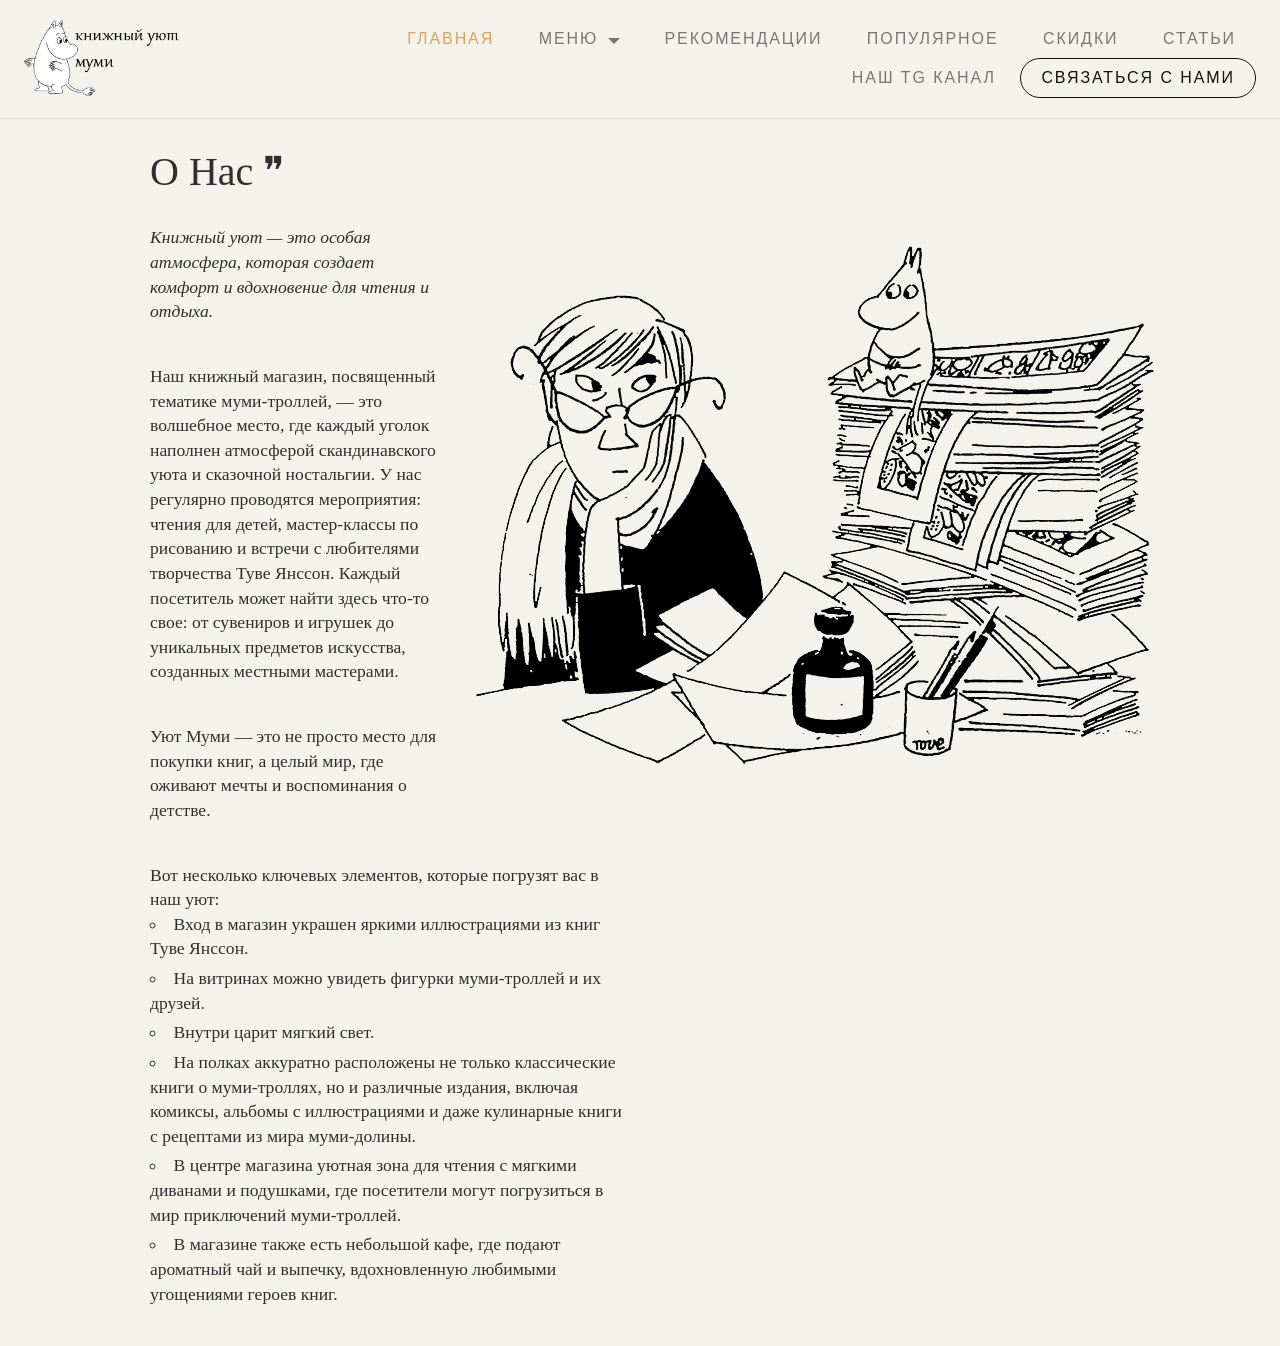
<file: about.html>
<!DOCTYPE html>
<html lang="en">

<head>
	<title>with us</title>
	<meta charset="utf-8">
	<link rel="shortcut icon" href="p.png">
	<meta http-equiv="X-UA-Compatible" content="IE=edge">
	<meta name="viewport" content="width=device-width, initial-scale=1.0">
	<meta name="format-detection" content="telephone=no">
	<meta name="apple-mobile-web-app-capable" content="yes">
	<meta name="author" content="">
	<meta name="keywords" content="">
	<meta name="description" content="">

	<link href="https://cdn.jsdelivr.net/npm/bootstrap@5.3.1/dist/css/bootstrap.min.css" rel="stylesheet"
		integrity="sha384-4bw+/aepP/YC94hEpVNVgiZdgIC5+VKNBQNGCHeKRQN+PtmoHDEXuppvnDJzQIu9" crossorigin="anonymous">

	<link rel="stylesheet" type="text/css" href="normalize.css">
	<link rel="stylesheet" type="text/css" href="icomoon.css">
	<link rel="stylesheet" type="text/css" href="vendor.css">
	<link rel="stylesheet" type="text/css" href="style.css">
<style>
   h1, h4 {
    margin-left: 150px;
    margin-right: 650px;
   }
   .img1 {
float: right;
margin-right: 100px;
   }
</style>
</head>
<body>
    <header id="header">
        <div class="container-fluid">
            <div class="row">
                <div class="col-md-2">
                    <div class="main-logo">
                        <a href="index.html"><img src="аыиша 2.png" alt="logo"></a>
                    </div>
                </div>
                <div class="col-md-10">
                    <nav id="navbar">
                        <div class="main-menu stellarnav">
                            <ul class="menu-list">
                                <li class="menu-item active"><a href="index.html">Главная</a></li>
                                <li class="menu-item has-sub">
                                    <a href="#pages" class="nav-link">Меню</a>
    
                                    <ul>
                                        <li class="active"><a href="index.html">Главная</a></li>
											<li><a href="about.html">О нас</a></li>
											<li><a href="styles.html">Идея</a></li>
											<li><a href="inspiration.html">Вдохновение</a></li>
											<li><a href="cart.html">Каталог</a></li>
											<li><a href="random.html">Случайная книга</a></li>
											<li><a href="emotion.html">Выбор души</a></li>
											<li><a href="vid.html">Видеообзоры</a></li>
											<li><a href="https://citaty.info/book">Цитаты на день</a></li>
											<li><a href="podcast.html">Подкаст</a></li>
											<li><a href="dost.html">Доставка</a></li>
											<li><a href="great.html">Поблагодарить</a></li>
											<li><a href="contact.html">F.A.Q.</a></li>
                                    </ul>
    
                                </li>
                                <li class="menu-item"><a href="index.html" class="nav-link">Рекомендации</a></li>
                                <li class="menu-item"><a href="index.html" class="nav-link">Популярное</a></li>
                                <li class="menu-item"><a href="index.html" class="nav-link">Скидки</a></li>
                                <li class="menu-item"><a href="https://gorky.media/reviews/" class="nav-link">Статьи</a></li>
                                <li class="menu-item"><a href="https://t.me/moomiecomfort" class="nav-link">Наш TG канал</a></li>
                                <li class="menu-item"><a href="https://t.me/+r1jisu3y2OUwMjQy" class="nav-link btn btn-outline-dark rounded-pill m-0" target="_blank">Связаться с нами</a></li>
                            </ul>
    
                            <div class="hamburger">
                                <span class="bar"></span>
                                <span class="bar"></span>
                                <span class="bar"></span>
                            </div>
                        </div>
                    </nav>
                </div>
            </div>
        </div>
    </header>
   <h1 class="banner-title">О нас ❞</h1> <img src="qq.png" class="img1"> 
<h4><p><i>Книжный уют — это особая атмосфера, которая создает комфорт и вдохновение для чтения и отдыха. </i>
    <p>Наш книжный магазин, посвященный тематике муми-троллей, — это волшебное место, где каждый 
        уголок наполнен атмосферой скандинавского уюта и сказочной ностальгии. У нас регулярно проводятся мероприятия: чтения для детей, мастер-классы
        по рисованию и встречи с любителями творчества Туве Янссон. 
        Каждый посетитель может найти здесь что-то свое: 
         от сувениров и игрушек до уникальных предметов искусства, 
         созданных местными мастерами. </p>
         <p>Уют Муми  — это не просто место 
         для покупки книг, а целый мир, где оживают мечты и воспоминания о детстве.</p>
       Вот несколько ключевых элементов, которые погрузят вас в наш уют:
        <ul>
            <li>Вход в магазин украшен яркими иллюстрациями из книг Туве Янссон.</li>
            <li>На витринах можно увидеть фигурки муми-троллей и их друзей.</li>
            <li>Внутри царит мягкий свет.</li>
            <li>На полках аккуратно расположены 
                не только классические книги о муми-троллях, но и различные 
                издания, включая комиксы, альбомы с иллюстрациями и даже кулинарные книги с 
                рецептами из мира муми-долины.</li>
            <li>В центре магазина уютная зона для чтения с 
    мягкими диванами и подушками, где посетители могут погрузиться в мир 
    приключений муми-троллей.
            </li>
            <li>В магазине также есть небольшой кафе, где подают ароматный чай и 
   выпечку, вдохновленную любимыми угощениями героев книг.</li>
        </ul>
    <p></p>
   </h4>
   
</body>
</file>
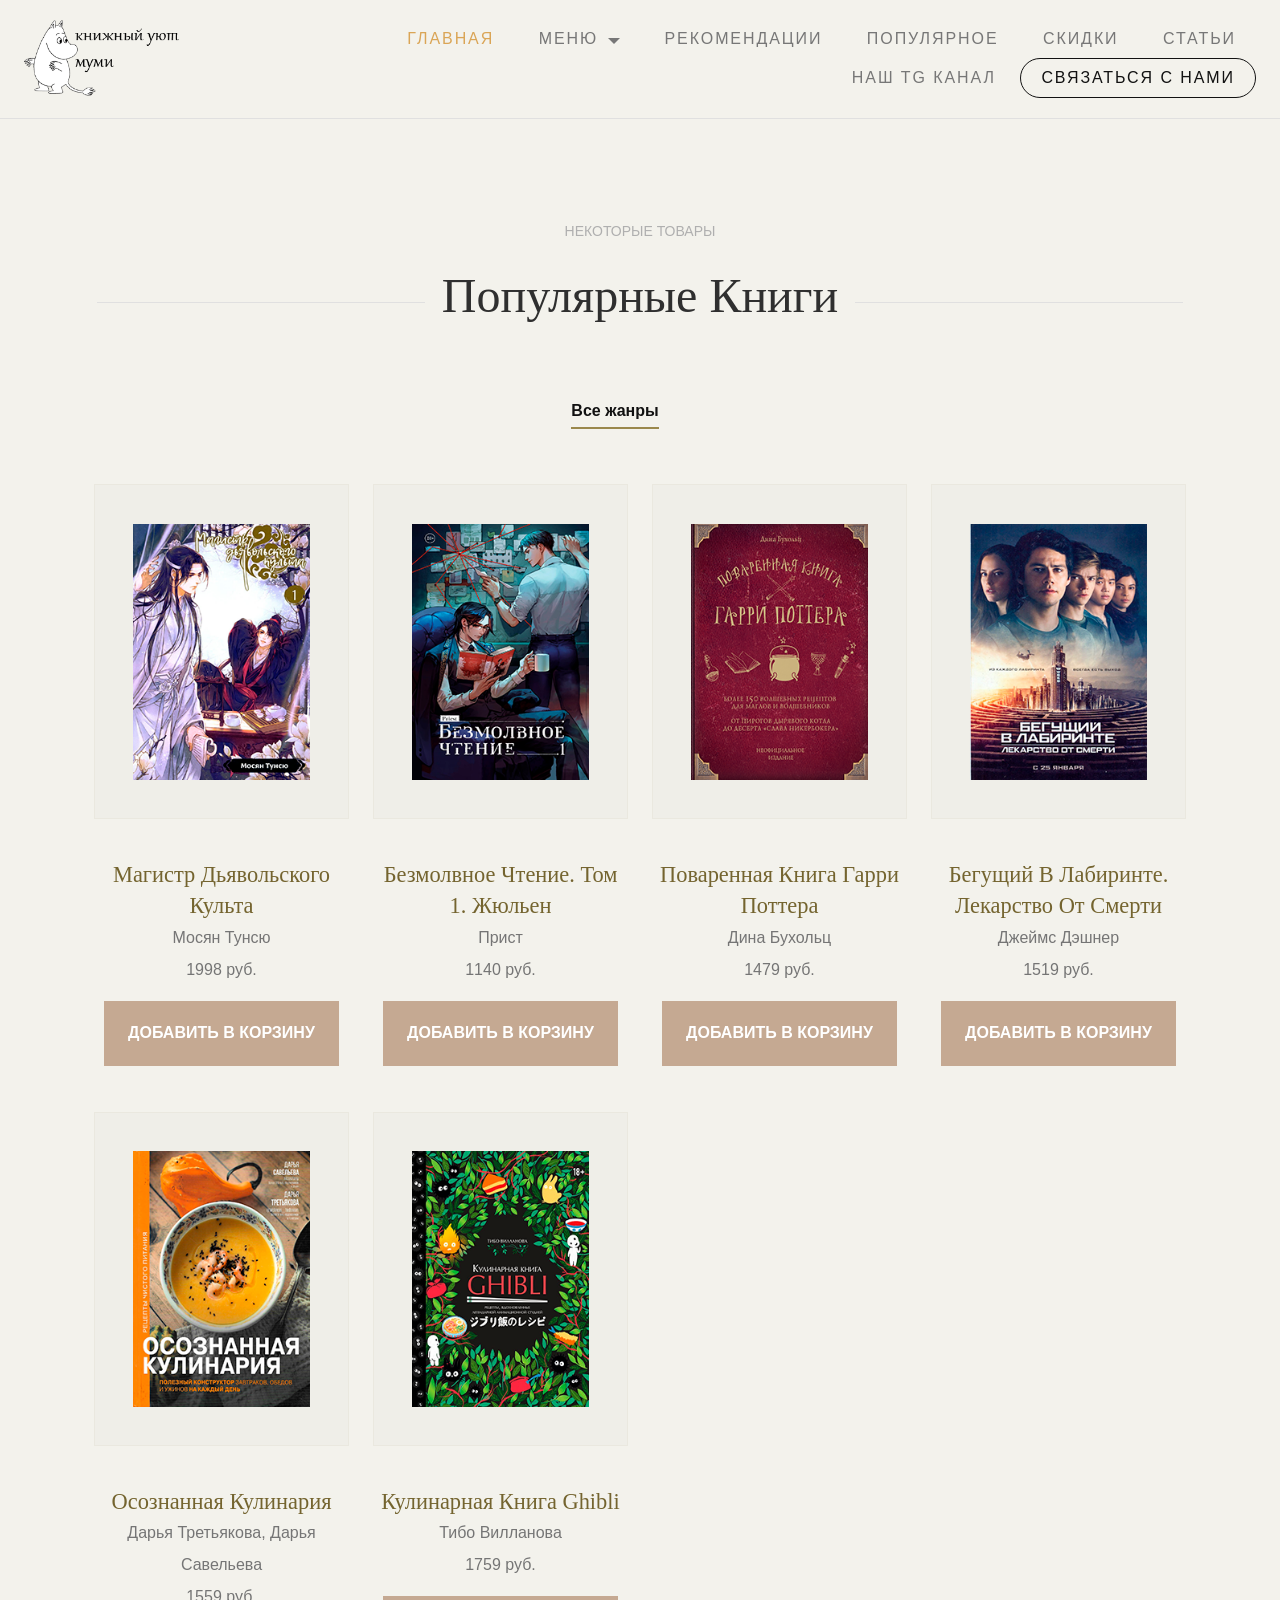
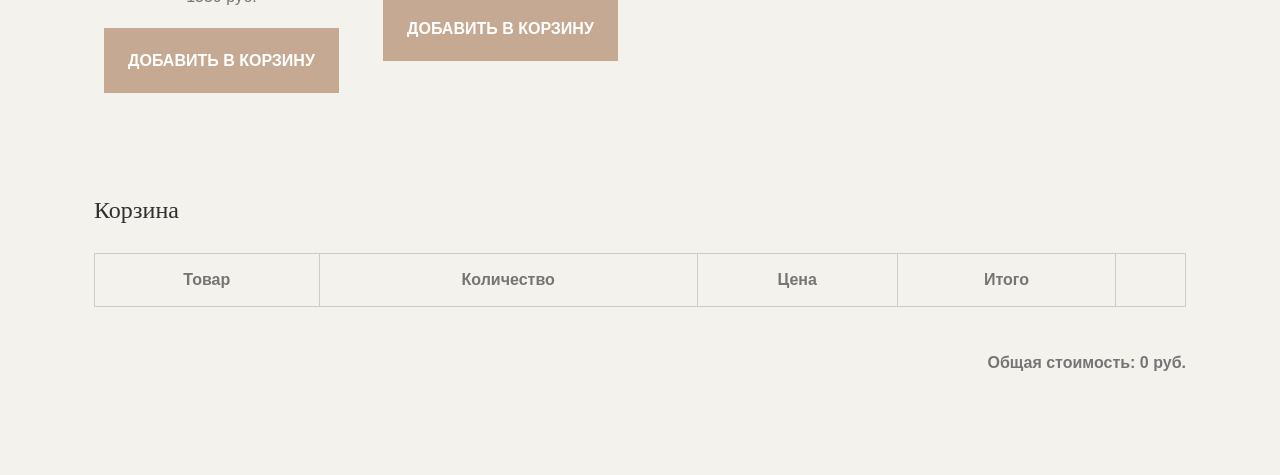
<file: cart.html>
<!DOCTYPE html>
<html lang="en">

<head>
	<title>with us</title>
	<meta charset="utf-8">
	<link rel="shortcut icon" href="p.png">
	<meta http-equiv="X-UA-Compatible" content="IE=edge">
	<meta name="viewport" content="width=device-width, initial-scale=1.0">
	<meta name="format-detection" content="telephone=no">
	<meta name="apple-mobile-web-app-capable" content="yes">
	<meta name="author" content="">
	<meta name="keywords" content="">
	<meta name="description" content="">

	<link href="https://cdn.jsdelivr.net/npm/bootstrap@5.3.1/dist/css/bootstrap.min.css" rel="stylesheet"
		integrity="sha384-4bw+/aepP/YC94hEpVNVgiZdgIC5+VKNBQNGCHeKRQN+PtmoHDEXuppvnDJzQIu9" crossorigin="anonymous">

	<link rel="stylesheet" type="text/css" href="normalize.css">
	<link rel="stylesheet" type="text/css" href="icomoon.css">
	<link rel="stylesheet" type="text/css" href="vendor.css">
	<link rel="stylesheet" type="text/css" href="style.css">
<style>
   h1, h4 {
    margin-left: 150px;
    margin-right: 650px;
   }
   .img1 {
float: right;
margin-right: 100px;
   }
</style>
</head>
<body>
    <header id="header">
        <div class="container-fluid">
            <div class="row">
                <div class="col-md-2">
                    <div class="main-logo">
                        <a href="index.html"><img src="аыиша 2.png" alt="logo"></a>
                    </div>
                </div>
                <div class="col-md-10">
                    <nav id="navbar">
                        <div class="main-menu stellarnav">
                            <ul class="menu-list">
                                <li class="menu-item active"><a href="index.html">Главная</a></li>
                                <li class="menu-item has-sub">
                                    <a href="#pages" class="nav-link">Меню</a>
    
                                    <ul>
                                      <li class="active"><a href="index.html">Главная</a></li>
                                      <li><a href="about.html">О нас</a></li>
                                      <li><a href="styles.html">Идея</a></li>
                                      <li><a href="inspiration.html">Вдохновение</a></li>
                                      <li><a href="cart.html">Каталог</a></li>
                                      <li><a href="random.html">Случайная книга</a></li>
                                      <li><a href="emotion.html">Выбор души</a></li>
                                      <li><a href="vid.html">Видеообзоры</a></li>
                                      <li><a href="https://citaty.info/book">Цитаты на день</a></li>
                                      <li><a href="podcast.html">Подкаст</a></li>
                                      <li><a href="dost.html">Доставка</a></li>
                                      <li><a href="great.html">Поблагодарить</a></li>
                                      <li><a href="contact.html">F.A.Q.</a></li>
                                    </ul>
    
                                </li>
                                <li class="menu-item"><a href="index.html" class="nav-link">Рекомендации</a></li>
                                <li class="menu-item"><a href="index.html" class="nav-link">Популярное</a></li>
                                <li class="menu-item"><a href="index.html" class="nav-link">Скидки</a></li>
                                <li class="menu-item"><a href="https://gorky.media/reviews/" class="nav-link">Статьи</a></li>
                                <li class="menu-item"><a href="https://t.me/moomiecomfort" class="nav-link">Наш TG канал</a></li>
                                <li class="menu-item"><a href="https://t.me/+r1jisu3y2OUwMjQy" class="nav-link btn btn-outline-dark rounded-pill m-0" target="_blank">Связаться с нами</a></li>
                            </ul>
    
                            <div class="hamburger">
                                <span class="bar"></span>
                                <span class="bar"></span>
                                <span class="bar"></span>
                            </div>
                        </div>
                    </nav>
                </div>
            </div>
        </div>
    </header>
    <style>
     
      /* корзина */
      .cart {
        margin-top: 30px;
      }
      
      .cart table {
        width: 100%;
        border-collapse: collapse;
      }
      
      .cart th, .cart td {
        padding: 10px;
        border: 1px solid #ccc;
        text-align: center;
      }
      
      .cart .total {
        text-align: right;
        margin-top: 10px;
      }
      
      .cart .remove-item {
        background-color: #dc3545;
        color: #fff;
        border: none;
        padding: 5px 10px;
        cursor: pointer;
      }
      
      .cart .remove-item:hover {
        background-color: #c82333;
      }
      </style>
    <!-- товары -->
    <section id="popular-books" class="bookshelf py-5 my-5">
      <div class="container">
        <div class="row">
          <div class="col-md-12">
  
            <div class="section-header align-center">
              <div class="title">
                <span>некоторые товары</span>
              </div>
              <h2 class="section-title">Популярные книги</h2>
            </div>
  
            <ul class="tabs">
              <li data-tab-target="#all-genre" class="active tab">Все жанры</li>
            </ul>
  
    <div class="tab-content">
      <div id="all-genre" data-tab-content class="active">
        <div class="row">
          <div class="col-md-3">
            <div class="product-item">
              <figure class="product-style">
                <img src="мдк.png" alt="Books" class="product-item">
              </figure>
              <figcaption>
                <h3>Магистр дьявольского культа</h3>
                <p>Мосян Тунсю</p>
                <span class="price" >1998 руб.</span>
    <button class="add-to-cart" onclick="alert('Товар успешно добавлен')">Добавить в корзину</button>
              </figcaption>
            </div>
          </div>

          <div class="col-md-3">
            <div class="product-item">
              <figure class="product-style">
                <img src="чтение.png" alt="Books" class="product-item">
              </figure>
              <figcaption>
                <h3>Безмолвное чтение. Том 1. Жюльен</h3>
                <p>Прист</p>
                <span class="price">1140 руб.</span>
                <button class="add-to-cart" onclick="alert('Товар успешно добавлен')">Добавить в корзину</button>
              </figcaption>
            </div>
          </div>

          <div class="col-md-3">
            <div class="product-item">
              <figure class="product-style">
                <img src="гп.png" alt="Books" class="product-item">
              </figure>
              <figcaption>
                <h3>Поваренная книга Гарри Поттера</h3>
                <p>Дина Бухольц</p>
                <span class="price">1479 руб.</span>
                <button class="add-to-cart" onclick="alert('Товар успешно добавлен')">Добавить в корзину</button>
              </figcaption>
            </div>
          </div>

          <div class="col-md-3">
            <div class="product-item">
              <figure class="product-style">
                <img src="бегущий.png" alt="Books" class="product-item">
              </figure>
              <figcaption>
                <h3>Бегущий в лабиринте. Лекарство от смерти</h3>
                <p>Джеймс Дэшнер</p>
                <span class="price">1519 руб.</span>
    <button class="add-to-cart" onclick="alert('Товар успешно добавлен')">Добавить в корзину</button>
              </figcaption>
            </div>
          </div>

        </div>
        <div class="row">

          <div class="col-md-3">
            <div class="product-item">
              <figure class="product-style">
                <img src="ок.png" alt="Books" class="product-item">
              </figure>
              <figcaption>
                <h3>Осознанная кулинария</h3>
                <p>Дарья Третьякова, Дарья Савельева </p>
                <span class="price">1559 руб.</span>
    <button class="add-to-cart" onclick="alert('Товар успешно добавлен')">Добавить в корзину</button>
              </figcaption>
            </div>
          </div>

         

          <div class="col-md-3">
            <div class="product-item">
              <figure class="product-style">
                <img src="гибли.png" alt="Books" class="product-item">
              </figure>
              <figcaption>
                <h3>Кулинарная книга Ghibli</h3>
                <p>Тибо Вилланова </p>
                <span class="price">1759 руб.</span>
                <button class="add-to-cart" onclick="alert('Товар успешно добавлен')">Добавить в корзину</button>
              </figcaption>
            </div>
          </div>

          
        </div>
      </div>
    </div>

</div>
<!-- корзина -->
<div class="cart">
  <h2>Корзина</h2>
  <table>
    <thead>
      <tr>
        <th>Товар</th>
        <th>Количество</th>
        <th>Цена</th>
        <th>Итого</th>
        <th></th>
      </tr>
    </thead>
    <tbody>
      <!-- товары, которые добавили в корзину -->
    </tbody>
  </table>
  <div class="total">
    <strong>Общая стоимость: <span id="total-price">0 руб.</span></strong>
  </div>
</div>
<script>
  //массив для корзины
  let cartItems = [];
  
  //отображение корзины
  function updateCart() {
    const cartTableBody = document.querySelector('.cart tbody');
    cartTableBody.innerHTML = '';
  
    let totalPrice = 0;
  
    cartItems.forEach((item, index) => {
      const itemTotal = item.price * item.quantity;
      totalPrice += itemTotal;
  
      const row = document.createElement('tr');
  
      row.innerHTML = `
        <td>${item.name}</td>
        <td>
          <input type="number" value="${item.quantity}" min="1" data-index="${index}" class="item-quantity" />
        </td>
        <td>${item.price} руб.</td>
        <td>${itemTotal} руб.</td>
        <td><button class="remove-item" data-index="${index}">Удалить</button></td>
      `;
  
      cartTableBody.appendChild(row);
    });
  
    document.getElementById('total-price').textContent = totalPrice + ' руб.';
  }
  
  //добавили в корзину
  const addToCartButtons = document.querySelectorAll('.add-to-cart');
  
  addToCartButtons.forEach((button) => {
    button.addEventListener('click', () => {
      const product = button.parentElement;
      const name = product.querySelector('h3').textContent;
      const price = parseFloat(product.querySelector('.price').textContent);
  
      const existingItem = cartItems.find((item) => item.name === name);
  
      if (existingItem) {
        existingItem.quantity += 1;
      } else {
        cartItems.push({ name, price, quantity: 1 });
      }
  
      updateCart();
    });
  });
  </script>
  <script>
    //изменение количества товара
    document.body.addEventListener('change', function(event) {
      if (event.target.classList.contains('item-quantity')) {
        const index = event.target.getAttribute('data-index');
        const newQuantity = parseInt(event.target.value);
    
        if (newQuantity > 0) {
          cartItems[index].quantity = newQuantity;
          updateCart();
        }
      }
    });
    </script>
    <script>
      //удаление товара с выводом сообщения
      document.body.addEventListener('click', function(event) {
        if (event.target.classList.contains('remove-item')) {
          const index = event.target.getAttribute('data-index');
          cartItems.splice(index, 1);
          updateCart();
          alert('Товар удалится из корзины после закрытия уведомления');
        }
      });
      </script>
</file>
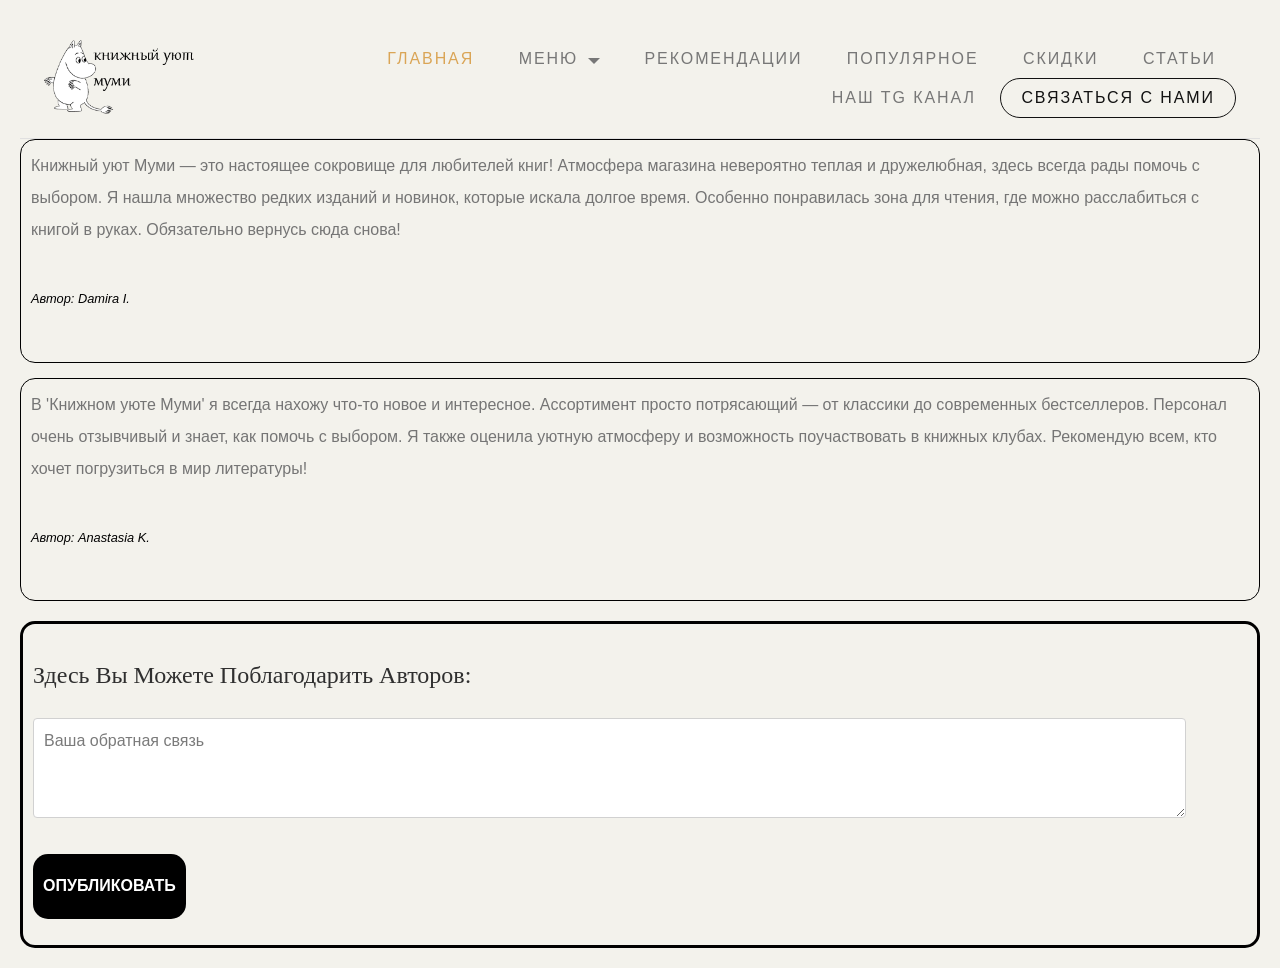
<file: great.html>
<!DOCTYPE html>
<html lang="en">

<head>
	<title>with us</title>
	<meta charset="utf-8">
	<link rel="shortcut icon" href="p.png">
	<meta http-equiv="X-UA-Compatible" content="IE=edge">
	<meta name="viewport" content="width=device-width, initial-scale=1.0">
	<meta name="format-detection" content="telephone=no">
	<meta name="apple-mobile-web-app-capable" content="yes">
	<meta name="author" content="">
	<meta name="keywords" content="">
	<meta name="description" content="">

	<link href="https://cdn.jsdelivr.net/npm/bootstrap@5.3.1/dist/css/bootstrap.min.css" rel="stylesheet"
		integrity="sha384-4bw+/aepP/YC94hEpVNVgiZdgIC5+VKNBQNGCHeKRQN+PtmoHDEXuppvnDJzQIu9" crossorigin="anonymous">

	<link rel="stylesheet" type="text/css" href="normalize.css">
	<link rel="stylesheet" type="text/css" href="icomoon.css">
	<link rel="stylesheet" type="text/css" href="vendor.css">
	<link rel="stylesheet" type="text/css" href="style.css">
</head>
<body>
    <header id="header">
        <div class="container-fluid">
            <div class="row">
                <div class="col-md-2">
                    <div class="main-logo">
                        <a href="index.html"><img src="аыиша 2.png" alt="logo"></a>
                    </div>
                </div>
                <div class="col-md-10">
                    <nav id="navbar">
                        <div class="main-menu stellarnav">
                            <ul class="menu-list">
                                <li class="menu-item active"><a href="index.html">Главная</a></li>
                                <li class="menu-item has-sub">
                                    <a href="#pages" class="nav-link">Меню</a>
    
                                    <ul>
                                        <li class="active"><a href="index.html">Главная</a></li>
											<li><a href="about.html">О нас</a></li>
											<li><a href="styles.html">Идея</a></li>
											<li><a href="inspiration.html">Вдохновение</a></li>
											<li><a href="cart.html">Каталог</a></li>
											<li><a href="random.html">Случайная книга</a></li>
											<li><a href="emotion.html">Выбор души</a></li>
											<li><a href="vid.html">Видеообзоры</a></li>
											<li><a href="https://citaty.info/book">Цитаты на день</a></li>
											<li><a href="podcast.html">Подкаст</a></li>
											<li><a href="dost.html">Доставка</a></li>
											<li><a href="great.html">Поблагодарить</a></li>
											<li><a href="contact.html">F.A.Q.</a></li>
                                    </ul>
    
                                </li>
                                <li class="menu-item"><a href="index.html" class="nav-link">Рекомендации</a></li>
                                <li class="menu-item"><a href="index.html" class="nav-link">Популярное</a></li>
                                <li class="menu-item"><a href="index.html" class="nav-link">Скидки</a></li>
                                <li class="menu-item"><a href="https://gorky.media/reviews/" class="nav-link">Статьи</a></li>
                                <li class="menu-item"><a href="https://t.me/moomiecomfort" class="nav-link">Наш TG канал</a></li>
                                <li class="menu-item"><a href="https://t.me/+r1jisu3y2OUwMjQy" class="nav-link btn btn-outline-dark rounded-pill m-0" target="_blank">Связаться с нами</a></li>
                            </ul>
    
                            <div class="hamburger">
                                <span class="bar"></span>
                                <span class="bar"></span>
                                <span class="bar"></span>
                            </div>
                        </div>
                    </nav>
                </div>
            </div>
        </div>
    </header>
<!DOCTYPE html>
<html lang="ru">
  <head>
    <title>Мой простой блог (с LocalStorage)</title>
    <style>
      body {
        font-family: sans-serif;
        margin: 20px;
      }

      .post {
        border: 1px solid #000000;
        padding: 10px;
        margin-bottom: 15px;
        border-radius: 15px;
      }

      .post-author {
        font-style: italic;
        font-size: 0.8em;
        margin-top: 5px;
        color: rgb(0, 0, 0);
      }

      #new-post {
        margin-top: 20px;
        border: 3px solid #000000;
        padding: 10px;
        border-radius: 15px;
      }

      #new-post textarea {
        width: 95%;
        height: 100px;
        margin-bottom: 10px;
      }

      #new-post button {
        padding: 5px 10px;
        background-color: #000000;
        color: rgb(255, 255, 255);
        border: none;
        cursor: pointer;
        border-radius: 15px;
      }
    </style>
  </head>
  <body>
    <div class="contentkalend">
      <div class="post">
        <p>
            Книжный уют Муми — это настоящее сокровище для любителей книг! 
            Атмосфера магазина невероятно теплая и дружелюбная, здесь всегда 
            рады помочь с выбором. Я нашла множество редких изданий и новинок, 
            которые искала долгое время. Особенно понравилась зона для чтения, 
            где можно расслабиться с книгой в руках. Обязательно вернусь сюда снова!
        </p>
        <p class="post-author">Автор: Damirа I.</p>
      </div>
      <div class="post">
        <p>
            В 'Книжном уюте Муми' я всегда нахожу что-то новое и интересное. Ассортимент просто потрясающий — от классики до современных бестселлеров. 
            Персонал очень отзывчивый и знает, как помочь с выбором. Я также оценила уютную атмосферу и возможность поучаствовать в книжных клубах. 
            Рекомендую всем, кто хочет погрузиться в мир литературы!
        </p>
        <p class="post-author">Автор: Anastasia K.</p>
      </div>
      <div id="blog-posts">
        <!-- Здесь будут отображаться записи -->
      </div>
      <div id="new-post">
        <h2>Здесь вы можете поблагодарить авторов:</h2>
        <textarea id="post-content" placeholder="Ваша обратная связь"></textarea>
        <button onclick="addPost()">Опубликовать</button>
      </div>
    </div>

    <script>
      let posts = []; // Массив для хранения записей блога

      // Функция для загрузки записей из LocalStorage
      function loadPosts() {
        const storedPosts = localStorage.getItem("blogPosts");
        if (storedPosts) {
          posts = JSON.parse(storedPosts);
        }
        renderPosts();
      }

      // Функция для сохранения записей в LocalStorage
      function savePosts() {
        localStorage.setItem("blogPosts", JSON.stringify(posts));
      }

// Функция для отображения записей на странице
      function renderPosts() {
        const blogPostsDiv = document.getElementById("blog-posts");
        blogPostsDiv.innerHTML = ""; // Очищаем содержимое

        for (const post of posts) {
          const newPost = document.createElement("div");
          newPost.classList.add("post");
          newPost.innerHTML = `
                    <p>${post.content}</p>
                    <p class="post-author">Автор: ${post.author}</p>
                `;
          blogPostsDiv.appendChild(newPost);
        }
      }

      // Функция для добавления новой записи
      function addPost() {
        const postContent = document.getElementById("post-content").value;
        if (postContent.trim() === "") {
          alert("Запись не может быть пустой!");
          return;
        }

        const newPost = {
          content: postContent,
          author: "Вы",
        };

        posts.push(newPost); // Добавляем новую запись в массив
        savePosts(); // Сохраняем в LocalStorage
        renderPosts(); // Отображаем на странице

        document.getElementById("post-content").value = ""; // Очищаем поле ввода
      }

      // Загружаем записи при загрузке страницы
      loadPosts();
    </script>
  </body>
</html>
</file>
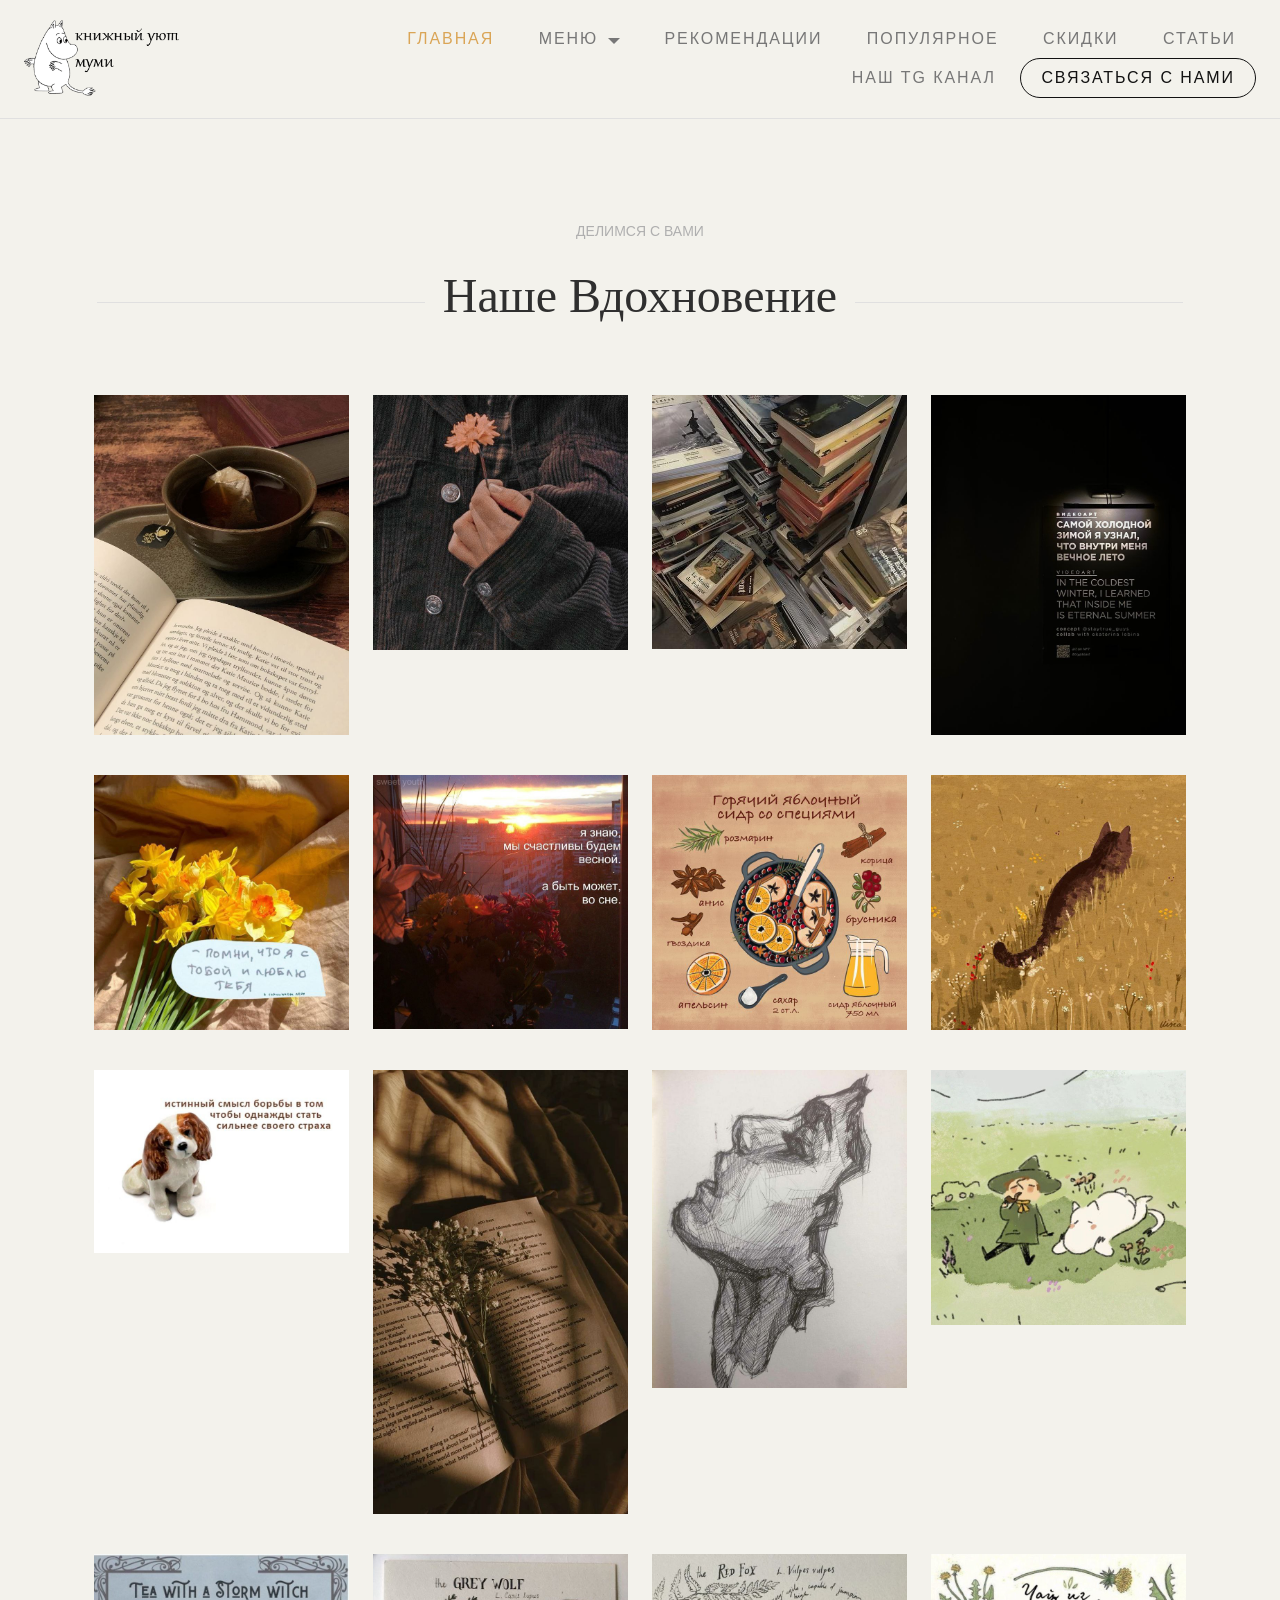
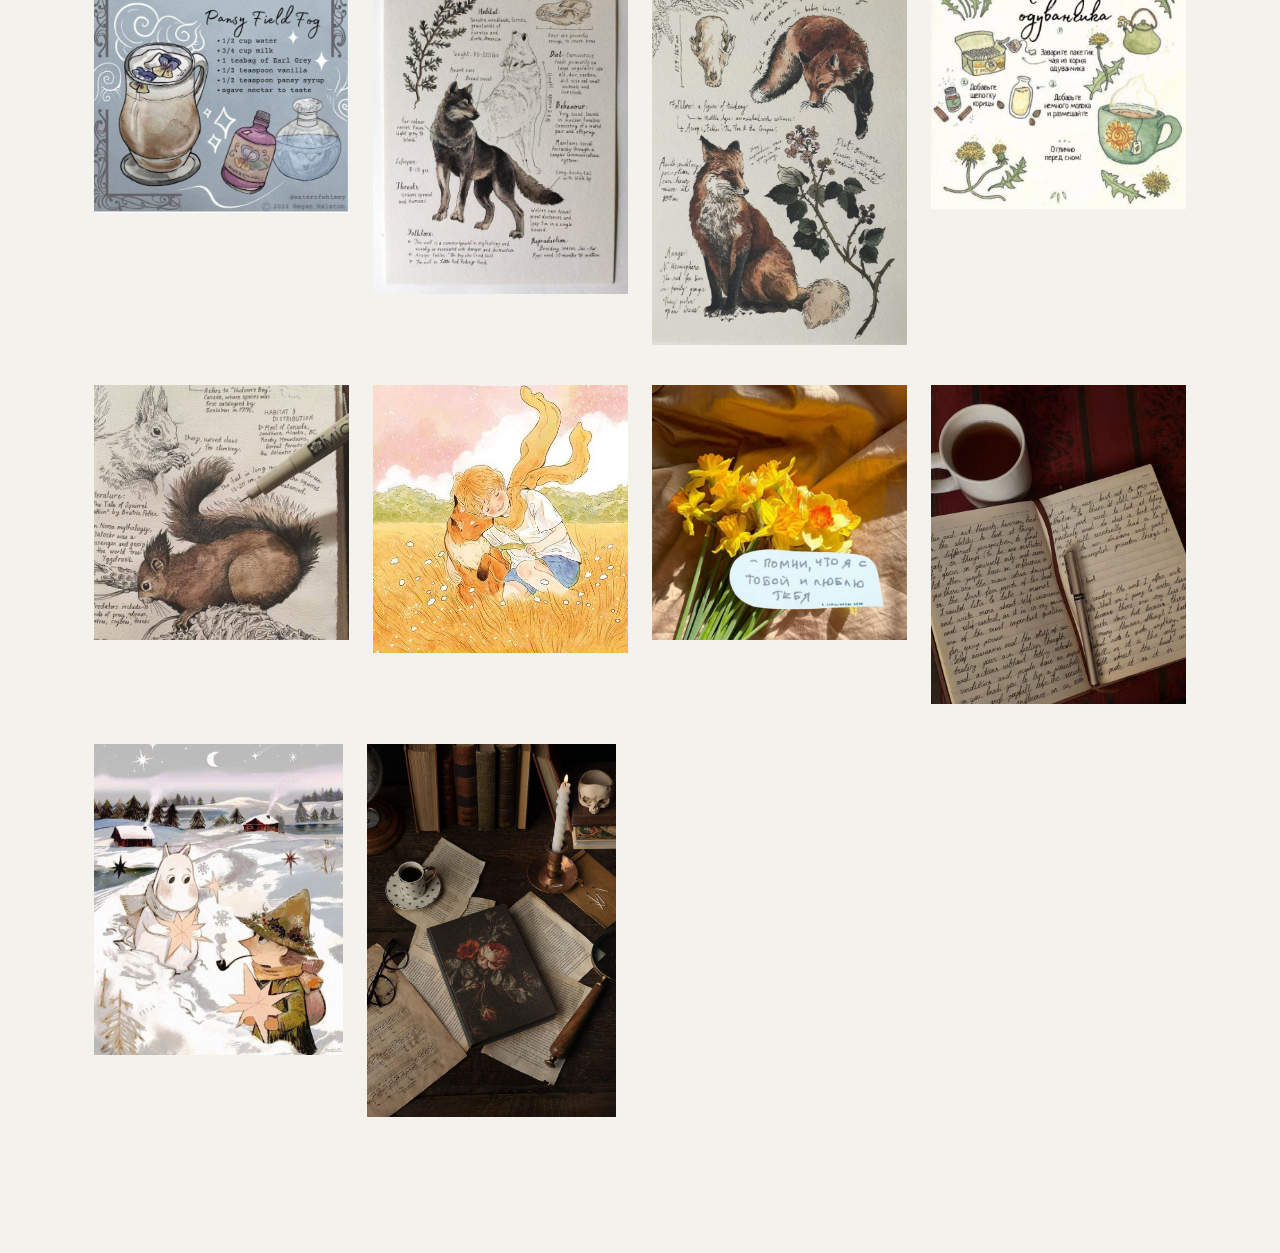
<file: inspiration.html>
<!DOCTYPE html>
<html lang="en">

<head>
	<title>inspire</title>
	<meta charset="utf-8">
	<link rel="shortcut icon" href="p.png">
	<meta http-equiv="X-UA-Compatible" content="IE=edge">
	<meta name="viewport" content="width=device-width, initial-scale=1.0">
	<meta name="format-detection" content="telephone=no">
	<meta name="apple-mobile-web-app-capable" content="yes">
	<meta name="author" content="">
	<meta name="keywords" content="">
	<meta name="description" content="">

	<link href="https://cdn.jsdelivr.net/npm/bootstrap@5.3.1/dist/css/bootstrap.min.css" rel="stylesheet"
		integrity="sha384-4bw+/aepP/YC94hEpVNVgiZdgIC5+VKNBQNGCHeKRQN+PtmoHDEXuppvnDJzQIu9" crossorigin="anonymous">

	<link rel="stylesheet" type="text/css" href="normalize.css">
	<link rel="stylesheet" type="text/css" href="icomoon.css">
	<link rel="stylesheet" type="text/css" href="vendor.css">
	<link rel="stylesheet" type="text/css" href="style.css">
<style>  
</style>
</head>
<body>
    <header id="header">
        <div class="container-fluid">
            <div class="row">
                <div class="col-md-2">
                    <div class="main-logo">
                        <a href="index.html"><img src="аыиша 2.png" alt="logo"></a>
                    </div>
                </div>
                <div class="col-md-10">
                    <nav id="navbar">
                        <div class="main-menu stellarnav">
                            <ul class="menu-list">
                                <li class="menu-item active"><a href="index.html">Главная</a></li>
                                <li class="menu-item has-sub">
                                    <a href="#pages" class="nav-link">Меню</a>
    
                                    <ul>
                                        <li class="active"><a href="index.html">Главная</a></li>
											<li><a href="about.html">О нас</a></li>
											<li><a href="styles.html">Идея</a></li>
											<li><a href="inspiration.html">Вдохновение</a></li>
											<li><a href="cart.html">Каталог</a></li>
											<li><a href="random.html">Случайная книга</a></li>
											<li><a href="emotion.html">Выбор души</a></li>
											<li><a href="vid.html">Видеообзоры</a></li>
											<li><a href="https://citaty.info/book">Цитаты на день</a></li>
											<li><a href="podcast.html">Подкаст</a></li>
											<li><a href="dost.html">Доставка</a></li>
											<li><a href="great.html">Поблагодарить</a></li>
											<li><a href="contact.html">F.A.Q.</a></li>
                                    </ul>
    
                                </li>
                                <li class="menu-item"><a href="index.html" class="nav-link">Рекомендации</a></li>
                                <li class="menu-item"><a href="index.html" class="nav-link">Популярное</a></li>
                                <li class="menu-item"><a href="index.html" class="nav-link">Скидки</a></li>
                                <li class="menu-item"><a href="https://gorky.media/reviews/" class="nav-link">Статьи</a></li>
                                <li class="menu-item"><a href="https://t.me/moomiecomfort" class="nav-link">Наш TG канал</a></li>
                                <li class="menu-item"><a href="https://t.me/+r1jisu3y2OUwMjQy" class="nav-link btn btn-outline-dark rounded-pill m-0" target="_blank">Связаться с нами</a></li>
                            </ul>
    
                            <div class="hamburger">
                                <span class="bar"></span>
                                <span class="bar"></span>
                                <span class="bar"></span>
                            </div>
                        </div>
                    </nav>
                </div>
            </div>
        </div>
    </header>
    <section id="popular-books" class="bookshelf py-5 my-5">
		<div class="container">
			<div class="row">
				<div class="col-md-12">

					<div class="section-header align-center">
						<div class="title">
							<span>делимся с вами</span>
						</div>
						<h2 class="section-title">Наше вдохновение</h2>
					</div>

					<div class="tab-content">
						<div id="all-genre" data-tab-content class="active">
							<div class="row">

								<div class="col-md-3">
									<div class="product-item">
										<figure class="product-style">
											<img src="21.jpg">
			
										</figure>
									</div>
								</div>

								<div class="col-md-3">
									<div class="product-item">
										<figure class="product-style">
											<img src="4.jpg">
                                        </figure>
									</div>
								</div>

								<div class="col-md-3">
									<div class="product-item">
										<figure class="product-style">
											<img src="19.jpg">
											</figure>
										</div>
								</div>

								<div class="col-md-3">
									<div class="product-item">
										<figure class="product-style">
											<img src="5.jpg">
                                        </figure>
									</div>
								</div>

							</div>
							<div class="row">

								<div class="col-md-3">
									<div class="product-item">
										<figure class="product-style">
											<img src="3.jpg">
										</figure>
									</div>
								</div>

								<div class="col-md-3">
									<div class="product-item">
										<figure class="product-style">
											<img src="6.jpg">
										</figure>
									</div>
								</div>

								<div class="col-md-3">
									<div class="product-item">
										<figure class="product-style">
											<img src="7.jpg">
                                        </figure>
                                    </div>
								</div>

								<div class="col-md-3">
									<div class="product-item">
										<figure class="product-style">
											<img src="8.jpg">
                                        </figure>
									</div>
								</div>

							</div>
                        </div>
                        <div class="row">

                            <div class="col-md-3">
                                <div class="product-item">
                                    <figure class="product-style">
                                        <img src="9.jpg">
                                    </figure>
                                </div>
                            </div>

                            <div class="col-md-3">
                                <div class="product-item">
                                    <figure class="product-style">
                                        <img src="18.jpg">
                                    </figure>
                                </div>
                            </div>

                            <div class="col-md-3">
                                <div class="product-item">
                                    <figure class="product-style">
                                        <img src="11.jpg">
                                    </figure>
                                </div>
                            </div>

                            <div class="col-md-3">
                                <div class="product-item">
                                    <figure class="product-style">
                                        <img src="12.jpg">
                                    </figure>
                                </div>
                            </div>

                        </div>
                    </div>
                    <div class="row">

                        <div class="col-md-3">
                            <div class="product-item">
                                <figure class="product-style">
                                    <img src="13.jpg">
                                </figure>
                            </div>
                        </div>

                        <div class="col-md-3">
                            <div class="product-item">
                                <figure class="product-style">
                                    <img src="14.jpg">
                                </figure>
                            </div>
                        </div>

                        <div class="col-md-3">
                            <div class="product-item">
                                <figure class="product-style">
                                    <img src="15.jpg">
                                </figure>
                            </div>
                        </div>

                        <div class="col-md-3">
                            <div class="product-item">
                                <figure class="product-style">
                                    <img src="16.jpg">
                                </figure>
                            </div>
                        </div>

                        </div>
                        <div class="row">

                            <div class="col-md-3">
                                <div class="product-item">
                                    <figure class="product-style">
                                        <img src="17.jpg">
                                    </figure>
                                </div>
                            </div>

                            <div class="col-md-3">
                                <div class="product-item">
                                    <figure class="product-style">
                                        <img src="10.jpg">
                                    </figure>
                                </div>
                            </div>

                            <div class="col-md-3">
                                <div class="product-item">
                                    <figure class="product-style">
                                        <img src="3.jpg">
                                    </figure>
                                </div>
                            </div>

                            <div class="col-md-3">
                                <div class="product-item">
                                    <figure class="product-style">
                                        <img src="22.jpg">
                                    </figure>
                                </div>
                            </div>

                        </div>
                    </div>
                    <div class="row">

                        <div class="col-md-3">
                            <div class="product-item">
                                <figure class="product-style">
                                    <img src="1.jpg">
                                </figure>
                            </div>
                        </div>

                        <div class="col-md-3">
                            <div class="product-item">
                                <figure class="product-style">
                                    <img src="20.jpg">
                                </figure>
                            </div>
                        </div>
                    </div>
            </div>
        </div>
    </section>
</body>
</html>
</file>
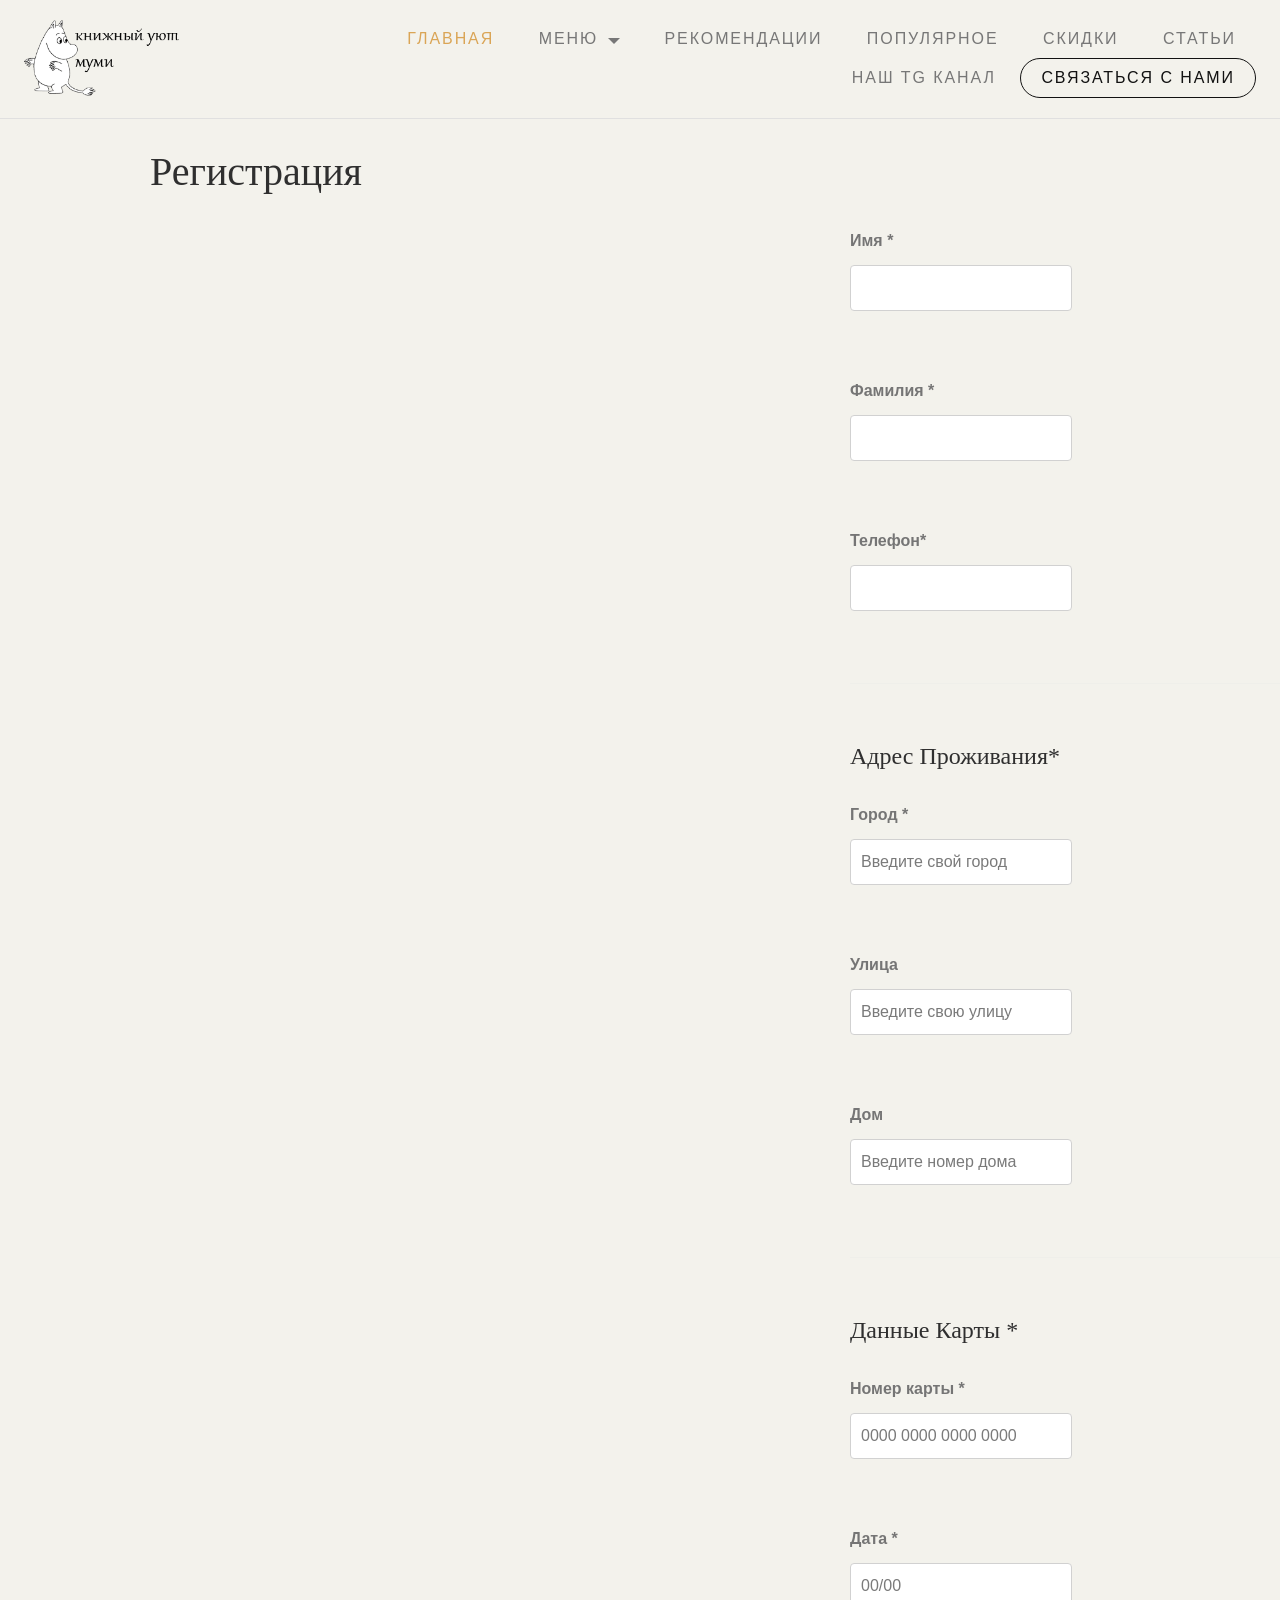
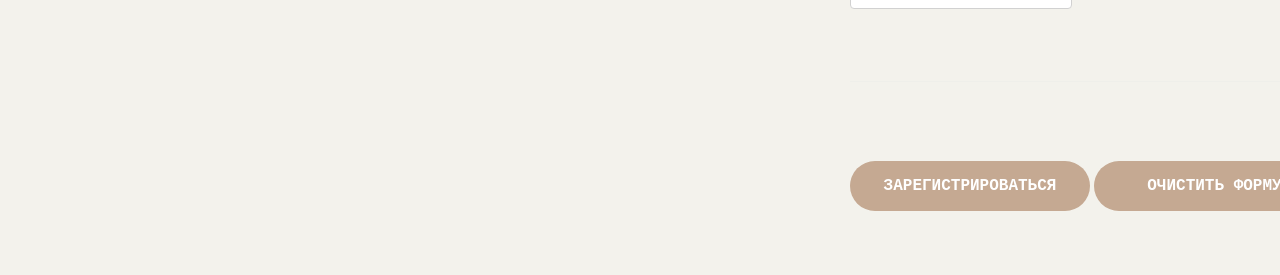
<file: lk.html>
<!DOCTYPE html>
<html lang="en">

<head>
	<title>with us</title>
	<meta charset="utf-8">
	<link rel="shortcut icon" href="p.png">
	<meta http-equiv="X-UA-Compatible" content="IE=edge">
	<meta name="viewport" content="width=device-width, initial-scale=1.0">
	<meta name="format-detection" content="telephone=no">
	<meta name="apple-mobile-web-app-capable" content="yes">
	<meta name="author" content="">
	<meta name="keywords" content="">
	<meta name="description" content="">

	<link href="https://cdn.jsdelivr.net/npm/bootstrap@5.3.1/dist/css/bootstrap.min.css" rel="stylesheet"
		integrity="sha384-4bw+/aepP/YC94hEpVNVgiZdgIC5+VKNBQNGCHeKRQN+PtmoHDEXuppvnDJzQIu9" crossorigin="anonymous">

	<link rel="stylesheet" type="text/css" href="normalize.css">
	<link rel="stylesheet" type="text/css" href="icomoon.css">
	<link rel="stylesheet" type="text/css" href="vendor.css">
	<link rel="stylesheet" type="text/css" href="style.css">
<style>
   h1, h4 {
    margin-left: 150px;
    margin-right: 650px;
   }
   .img1 {
float: right;
margin-right: 100px;
   }
</style>
</head>
<body>
    <header id="header">
        <div class="container-fluid">
            <div class="row">
                <div class="col-md-2">
                    <div class="main-logo">
                        <a href="index.html"><img src="аыиша 2.png" alt="logo"></a>
                    </div>
                </div>
                <div class="col-md-10">
                    <nav id="navbar">
                        <div class="main-menu stellarnav">
                            <ul class="menu-list">
                                <li class="menu-item active"><a href="index.html">Главная</a></li>
                                <li class="menu-item has-sub">
                                    <a href="#pages" class="nav-link">Меню</a>
    
                                    <ul>
                                        <li class="active"><a href="index.html">Главная</a></li>
											<li><a href="about.html">О нас</a></li>
											<li><a href="styles.html">Идея</a></li>
											<li><a href="inspiration.html">Вдохновение</a></li>
											<li><a href="cart.html">Каталог</a></li>
											<li><a href="random.html">Случайная книга</a></li>
											<li><a href="emotion.html">Выбор души</a></li>
											<li><a href="vid.html">Видеообзоры</a></li>
											<li><a href="https://citaty.info/book">Цитаты на день</a></li>
											<li><a href="podcast.html">Подкаст</a></li>
											<li><a href="dost.html">Доставка</a></li>
											<li><a href="great.html">Поблагодарить</a></li>
											<li><a href="contact.html">F.A.Q.</a></li>
                                    </ul>
    
                                </li>
                                <li class="menu-item"><a href="index.html" class="nav-link">Рекомендации</a></li>
                                <li class="menu-item"><a href="index.html" class="nav-link">Популярное</a></li>
                                <li class="menu-item"><a href="index.html" class="nav-link">Скидки</a></li>
                                <li class="menu-item"><a href="https://gorky.media/reviews/" class="nav-link">Статьи</a></li>
                                <li class="menu-item"><a href="https://t.me/moomiecomfort" class="nav-link">Наш TG канал</a></li>
                                <li class="menu-item"><a href="https://t.me/+r1jisu3y2OUwMjQy" class="nav-link btn btn-outline-dark rounded-pill m-0" target="_blank">Связаться с нами</a></li>
                            </ul>
    
                            <div class="hamburger">
                                <span class="bar"></span>
                                <span class="bar"></span>
                                <span class="bar"></span>
                            </div>
                        </div>
                    </nav>
                </div>
            </div>
        </div>
    </header>
    <body>
        <h1>Регистрация</h1>
        <style>
            .forma {
                width: 700px;
                margin-left: 850px;
                margin-right: auto;
            }
            button {
                border-radius: 25px;
                width: 240px;
                font-family:'Courier New', Courier, monospace;
                font-size:medium;
                height: 50px;
            }
            input[type="reset"] {
                border-radius: 25px;
                width: 240px;
                font-family:'Courier New', Courier, monospace;
                font-size:medium;
                height: 50px;
                margin-top: 23px;
            }
        </style>
        <div class="forma">
            <p>
              <label for="name">Имя <span class="error">*</span></label>
              <input id="name" type="text" minlength="2" maxlength="15" required />
            </p>
            <p>
              <label for="lastname">Фамилия <span class="error">*</span></label>
              <input
                id="lastname"
                type="text"
                minlength="2"
                maxlength="36"
                required
              />
            </p>
            <p>
              <label for="phone">Телефон<span class="error">*</span></label>
              <input
                id="phone"
                oninput="formatPhoneNumber(event)"
                type="number"
                minlength="10"
                maxlength="15"
                required
              />
            </p>
            <hr />
            
            <h2>Адрес проживания<span class="error">*</span></h2>
            <p>
              <label for="city"> Город <span class="error">*</span></label>
              <input
                type="text"
                id="city"
                name="city"
                placeholder="Введите свой город"
                minlength="2"
                maxlength="23"
                required/>
            </p>
            <p>
              <label for="street">Улица</label>
              <input
                type="text"
                id="street"
                name="street"
                placeholder="Введите свою улицу"
                minlength="2"
                maxlength="150"
              />
            </p>
            <p>
              <label for="house">Дом</label>
              <input
                type="text"
                id="house"
                name="house"
                placeholder="Введите номер дома"
                minlength="1"
                maxlength="7"
              />
            </p>
            <hr />
            <h2>Данные карты <span class="skidka">*</span></h2>
            <p>
              <label for="adress_1">Номер карты <span class="error">*</span></label>
              <input
                type="text"
                id="adress_1"
                name="adress_1"
                placeholder="0000 0000 0000 0000"
                minlength="20"
                maxlength="24"
                required
              />
            </p>
            <p>
              <label for="adress_2">Дата <span class="error">*</span></label>
              <input
                type="text"
                id="adress_2"
                name="adress_2"
                placeholder="00/00"
                minlength="4"
                maxlength="5"
                required
              />
            </p>
           
            <hr />
         
            <p>
              <button class="ButBuy skidka3 bigbut " onclick="vhod()">Зарегистрироваться</button> 
              <input type="reset" class="ButBuy" value="Очистить форму" />
            </p>
          
        </div>
        <script>
          function showAlertAndRedirect() {
            // Выводим сообщение с подтверждением
            let confirmation = confirm("Заказ оформлен! Перейти к заказам?");
      
            // Если пользователь нажал "ОК"
            if (confirmation) {
              // Перенаправляем на другую страницу
              window.location.href = "zakazi.html"; // Замените на нужный вам URL
            } else {
              // Если пользователь нажал "Отмена"
              alert("Переход отменен.");
            }
          }
          function SMS(){
            let confirmation = confirm('СМС-КОД:1234');
          }
          function validatePassword() {
          const passwordInput = document.getElementById("code");
          const password = passwordInput.value;
          const passwordValid = document.getElementById("codeValid");
          const passwordInvalid = document.getElementById("codeInvalid");
    
          if (password === "1234") {
            passwordValid.classList.remove("hidden");
            passwordInvalid.classList.add("hidden");
          } else if(password != "") {
            passwordValid.classList.add("hidden");
            passwordInvalid.classList.remove("hidden");
          }
          else{
            passwordValid.classList.add("hidden");
            passwordInvalid.classList.add("hidden");
          }
        }
        function vhod() {
            // Выводим сообщение с подтверждением
            let confirmation = confirm("Вы успешно зарегистрировались. Добро пожаловать!");
      
            // Если пользователь нажал "ОК"
            if (confirmation) {
              // Перенаправляем на другую страницу
              window.location.href = "index.html"; // Замените на нужный вам URL
            } else {
              // Если пользователь нажал "Отмена"
              alert("Переход отменен.");
            }
          }
        </script>
      </body>
    </html>
</file>
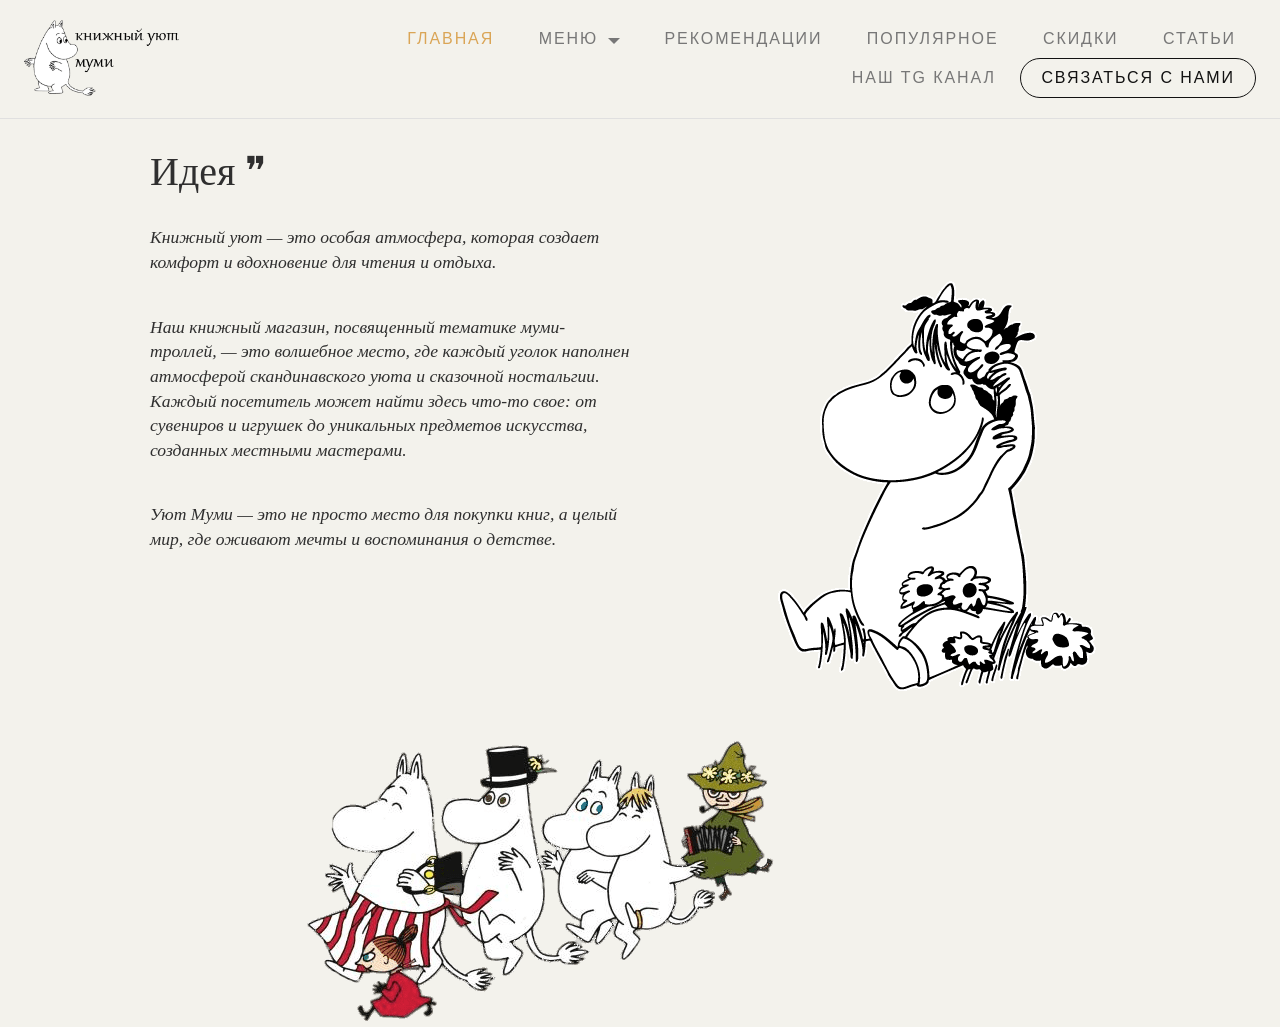
<file: styles.html>
<!DOCTYPE html>
<html lang="en">

<head>
	<title>with us</title>
	<meta charset="utf-8">
	<link rel="shortcut icon" href="p.png">
	<meta http-equiv="X-UA-Compatible" content="IE=edge">
	<meta name="viewport" content="width=device-width, initial-scale=1.0">
	<meta name="format-detection" content="telephone=no">
	<meta name="apple-mobile-web-app-capable" content="yes">
	<meta name="author" content="">
	<meta name="keywords" content="">
	<meta name="description" content="">

	<link href="https://cdn.jsdelivr.net/npm/bootstrap@5.3.1/dist/css/bootstrap.min.css" rel="stylesheet"
		integrity="sha384-4bw+/aepP/YC94hEpVNVgiZdgIC5+VKNBQNGCHeKRQN+PtmoHDEXuppvnDJzQIu9" crossorigin="anonymous">

	<link rel="stylesheet" type="text/css" href="normalize.css">
	<link rel="stylesheet" type="text/css" href="icomoon.css">
	<link rel="stylesheet" type="text/css" href="vendor.css">
	<link rel="stylesheet" type="text/css" href="style.css">
<style>
   h1, h4 {
    margin-left: 150px;
    margin-right: 650px;
   }
   .img1 {
float: right;
margin-right: 100px;
   }
   .img2 {
    margin-left: 300px;
   }
</style>
</head>
<body>
    <header id="header">
        <div class="container-fluid">
            <div class="row">
                <div class="col-md-2">
                    <div class="main-logo">
                        <a href="index.html"><img src="аыиша 2.png" alt="logo"></a>
                    </div>
                </div>
                <div class="col-md-10">
                    <nav id="navbar">
                        <div class="main-menu stellarnav">
                            <ul class="menu-list">
                                <li class="menu-item active"><a href="index.html">Главная</a></li>
                                <li class="menu-item has-sub">
                                    <a href="#pages" class="nav-link">Меню</a>
    
                                    <ul>
                                        <li class="active"><a href="index.html">Главная</a></li>
                                        <li><a href="about.html">О нас</a></li>
                                        <li><a href="styles.html">Идея</a></li>
                                        <li><a href="inspiration.html">Вдохновение</a></li>
                                        <li><a href="cart.html">Каталог</a></li>
                                        <li><a href="random.html">Случайная книга</a></li>
                                        <li><a href="emotion.html">Выбор души</a></li>
                                        <li><a href="vid.html">Видеообзоры</a></li>
                                        <li><a href="https://citaty.info/book">Цитаты на день</a></li>
                                        <li><a href="podcast.html">Подкаст</a></li>
                                        <li><a href="dost.html">Доставка</a></li>
                                        <li><a href="great.html">Поблагодарить</a></li>
                                        <li><a href="contact.html">F.A.Q.</a></li>
                                    </ul>
    
                                </li>
                                <li class="menu-item"><a href="index.html" class="nav-link">Рекомендации</a></li>
                                <li class="menu-item"><a href="index.html" class="nav-link">Популярное</a></li>
                                <li class="menu-item"><a href="index.html" class="nav-link">Скидки</a></li>
                                <li class="menu-item"><a href="https://gorky.media/reviews/" class="nav-link">Статьи</a></li>
                                <li class="menu-item"><a href="https://t.me/moomiecomfort" class="nav-link">Наш TG канал</a></li>
                                <li class="menu-item"><a href="https://t.me/+r1jisu3y2OUwMjQy" class="nav-link btn btn-outline-dark rounded-pill m-0" target="_blank">Связаться с нами</a></li>
                            </ul>
    
                            <div class="hamburger">
                                <span class="bar"></span>
                                <span class="bar"></span>
                                <span class="bar"></span>
                            </div>
                        </div>
                    </nav>
                </div>
            </div>
        </div>
    </header>
   <h1 class="banner-title">Идея ❞</h1> <img src="ьь.png" class="img1"> 
   <h4><p><i>Книжный уют — это особая атмосфера, которая создает комфорт и вдохновение для чтения и отдыха.
    <p>Наш книжный магазин, посвященный тематике муми-троллей, — это волшебное место, где каждый 
        уголок наполнен атмосферой скандинавского уюта и сказочной ностальгии.
        Каждый посетитель может найти здесь что-то свое: 
         от сувениров и игрушек до уникальных предметов искусства, 
         созданных местными мастерами. </p>
         <p>Уют Муми  — это не просто место 
         для покупки книг, а целый мир, где оживают мечты и воспоминания о детстве.</p> </i>
         <p></p>
        </h4>
        <img src="ve.png" class="img2"> 
     </body>
</file>
<file: icomoon.css>
@font-face {
  font-family: 'icomoon';
  src:  url('fonts/icomoon.eot?23qo56');
  src:  url('fonts/icomoon.eot?23qo56#iefix') format('embedded-opentype'),
    url('fonts/icomoon.ttf?23qo56') format('truetype'),
    url('fonts/icomoon.woff?23qo56') format('woff'),
    url('fonts/icomoon.svg?23qo56#icomoon') format('svg');
  font-weight: normal;
  font-style: normal;
  font-display: block;
}

[class^="icon-"], [class*=" icon-"] {
  /* use !important to prevent issues with browser extensions that change fonts */
  font-family: 'icomoon' !important;
  speak: never;
  font-style: normal;
  font-weight: normal;
  font-variant: normal;
  text-transform: none;
  line-height: 1;

  /* Better Font Rendering =========== */
  -webkit-font-smoothing: antialiased;
  -moz-osx-font-smoothing: grayscale;
}

.icon-ns-arrow-right:before {
  content: "\e90b";
}
.icon-cancel:before {
  content: "\e904";
}
.icon-arrow-left-circle:before {
  content: "\e902";
}
.icon-arrow-right-circle:before {
  content: "\e903";
}
.icon-user:before {
  content: "\e907";
}
.icon-search:before {
  content: "\e905";
}
.icon-notes:before {
  content: "\e906";
}
.icon-clipboard:before {
  content: "\e908";
}
.icon-close:before {
  content: "\e909";
}
.icon-currency-dollar:before {
  content: "\e90a";
}
.icon-arrow-left:before {
  content: "\e900";
}
.icon-arrow-right:before {
  content: "\e901";
}
.icon-twitter:before {
  content: "\f099";
}
.icon-facebook:before {
  content: "\f09a";
}
.icon-facebook-f:before {
  content: "\f09a";
}
.icon-bars:before {
  content: "\f0c9";
}
.icon-navicon:before {
  content: "\f0c9";
}
.icon-reorder:before {
  content: "\f0c9";
}
.icon-youtube-play:before {
  content: "\f16a";
}
.icon-behance-square:before {
  content: "\f1b5";
}
.icon-paper-plane:before {
  content: "\f1d8";
}
.icon-send:before {
  content: "\f1d8";
}
.icon-pinterest-p:before {
  content: "\f231";
}
</file>
<file: style.css>
/*--------------------------------------------------------------
/* GENERAL STYLES
--------------------------------------------------------------*/
/*--------------------------------------------------------------
/** 1. VARIABLES
--------------------------------------------------------------*/
:root {
  /* widths for rows and containers
     */
  --header-height: 160px;
  --header-height-min: 80px;
}

/* on mobile devices below 600px
 */
@media screen and (max-width: 600px) {
  :root {
    --header-height: 100px;
    --header-height-min: 80px;
  }
}

/* Theme Colors */
:root {
  --accent-color: #C5A992;
  --secondary-color: #C5A992;
  --dark-color: #2f2f2f;
  --light-color: #F3F2EC;
  --body-text-color: #757575;
  --light-text-color: #afafaf;
  --dark-text-color: #2f2f2f;
}

/* Fonts */
:root {
  --body-font: "Raleway", sans-serif;
  --heading-font: "Prata", Georgia, serif;
  --secondary-font: "Playfair Display", Georgia, serif;
}

/* Bootstrap variables */
:root,
[data-bs-theme=light] {
  --heading-font: "Prata", Georgia, serif;
  --heading-font-weight: 400;
  --heading-color: var(--bs-dark);
  --heading-line-height: 1.1;

  --swiper-theme-color: var(--bs-primary);

  --custom-easing: cubic-bezier(.17, .67, .83, .67);

  /* theme colors */
  --bs-body-font-family: "Raleway", arial, sans-serif;
  --bs-body-font-size: 0.9rem;
  --bs-body-font-weight: 400;
  --bs-body-line-height: 1.7;
  --bs-body-color: #333;
  --bs-body-color-rgb: 51, 51, 51;

  --bs-primary: #C5A992;
  --bs-primary-dark: #C5A992;
  --bs-secondary: #C5A992;
  --bs-black: #111;
  --bs-light: #F1F1F0;
  --bs-dark: #212529;
  --bs-gray: #949494;
  --bs-gray-dark: #51565b;

  --bs-primary-rgb: 169, 128, 115;
  --bs-secondary-rgb: 253, 238, 233;
  --bs-black-rgb: 17, 17, 17;
  --bs-light-rgb: 241, 241, 240;
  --bs-dark-rgb: 33, 37, 41;

  --bs-link-color: var(--bs-dark);
  --bs-link-color-rgb: 17, 17, 17;
  --bs-link-decoration: underline;
  --bs-link-hover-color: var(--bs-primary);
  --bs-link-hover-color-rgb: 169, 128, 115;
}

.container,
.container-fluid,
.container-lg,
.container-md,
.container-sm,
.container-xl,
.container-xxl {
  /* spacing */
  --bs-gutter-x: 2.5rem;
}

.display-1,
.display-2,
.display-3,
.display-4,
.display-5,
.display-6 {
  font-family: var(--heading-font);
  font-weight: var(--heading-font-weight);
  line-height: var(--heading-line-height);
}

h1,
h2,
h3,
h4,
h5,
h6 {
  color: var(--heading-color);
}

a {
  text-decoration: none;
  transition: all 0.3s ease-out;
}

/* container fluid */
.container-fluid {
  /* width: 98%; */
  max-width: 1800px;
}

/* Dropdown */
.dropdown-menu {
  --bs-dropdown-border-radius: 0;
  --bs-dropdown-border-width: 0;
}

.dropdown-item {
  --bs-dropdown-item-padding-y: 0.25rem;
  --bs-dropdown-item-padding-x: 1rem;
  --bs-dropdown-link-color: var(--bs-black);
  --bs-dropdown-item-border-radius: 0;
}

.dropdown-item.active,
.dropdown-item:active {
  --bs-dropdown-link-active-color: var(--bs-light);
  --bs-dropdown-link-active-bg: var(--bs-black);
}

/* list group */
.list-group-item {
  --bs-list-group-item-padding-x: 0;
  --bs-list-group-border-width: 0;
}

/* btn */
.btn {
  --bs-btn-border-radius: 0;
}

.btn-primary {
  --bs-btn-color: #fff;
  --bs-btn-bg: var(--bs-primary);
  --bs-btn-border-color: var(--bs-primary);
  --bs-btn-hover-color: #fff;
  --bs-btn-hover-bg: var(--bs-primary-dark);
  --bs-btn-hover-border-color: var(--bs-primary-dark);
  --bs-btn-focus-shadow-rgb: 49, 132, 253;
  --bs-btn-active-color: #fff;
  --bs-btn-active-bg: var(--bs-secondary);
  --bs-btn-active-border-color: var(--bs-secondary);
  --bs-btn-active-shadow: inset 0 3px 5px rgba(0, 0, 0, 0.125);
  --bs-btn-disabled-color: #fff;
  --bs-btn-disabled-bg: var(--bs-primary);
  --bs-btn-disabled-border-color: var(--bs-primary);
}

.btn-outline-primary {
  --bs-btn-color: var(--bs-primary);
  --bs-btn-border-color: var(--bs-primary);
  --bs-btn-hover-color: #fff;
  --bs-btn-hover-bg: var(--bs-primary);
  --bs-btn-hover-border-color: var(--bs-primary);
  --bs-btn-focus-shadow-rgb: 13, 110, 253;
  --bs-btn-active-color: #fff;
  --bs-btn-active-bg: var(--bs-primary);
  --bs-btn-active-border-color: var(--bs-primary);
  --bs-btn-active-shadow: inset 0 3px 5px rgba(0, 0, 0, 0.125);
  --bs-btn-disabled-color: var(--bs-primary);
  --bs-btn-disabled-bg: transparent;
  --bs-btn-disabled-border-color: var(--bs-primary);
  --bs-gradient: none;
}

.pagination {
  --bs-pagination-active-bg: var(--bs-black);
  --bs-pagination-bg: transparent;
  --bs-pagination-border-width: 0;
  --bs-pagination-border-radius: 0;
}

/* breadcrumb */
.breadcrumb {
  --bs-breadcrumb-item-padding-x: 1em;
}

/* text white */
.text-white {
  --heading-color: var(--bs-light);
  --bs-breadcrumb-item-active-color: var(--bs-light);
  --bs-breadcrumb-divider-color: var(--bs-light);
  --bs-link-color-rgb: var(--bs-light-rgb);
  --bs-link-hover-color-rgb: var(--bs-light-rgb);
}

.text-white .nav-link {
  --bs-nav-link-color: var(--bs-light);
  --bs-nav-link-hover-color: var(--bs-light);
  --bs-nav-link-active-color: var(--bs-light);
  --bs-navbar-active-color: var(--bs-light);
}

/* accordion */
.accordion {
  --bs-accordion-border-width: 0;
  --bs-accordion-border-radius: 0;
  --bs-accordion-inner-border-radius: 0;
  --bs-accordion-btn-padding-x: 0;
  --bs-accordion-btn-padding-y: 1rem;
  --bs-accordion-btn-color: var(--bs-dark);
  --bs-accordion-btn-bg: transparent;
  --bs-accordion-btn-focus-border-color: var(--bs-dark);
  --bs-accordion-btn-focus-box-shadow: none;
  --bs-accordion-body-padding-x: 0;
  --bs-accordion-body-padding-y: 1rem;
  --bs-accordion-active-color: var(--bs-dark);
  --bs-accordion-active-bg: transparent;
}

.accordion-button {
  font-size: 1.2rem;
  border-bottom: 1px solid var(--bs-border-color);
}

/* form control */
.form-control:focus {
  border-color: #ccc;
  box-shadow: 0 0 0 0.25rem rgba(200, 200, 200, .25);
}

/* dark theme */
[data-bs-theme=dark] {
  color-scheme: dark;

  --heading-color: #fff;
  --bs-heading-color: #fff;
  --bs-link-color: #CCCCCC;
  --bs-link-hover-color: var(--bs-primary);
  --bs-link-color-rgb: 204, 204, 204;
  --bs-link-hover-color-rgb: 131, 169, 172;
  --bs-body-color: var(--bs-light);
  --bs-body-color-rgb: 241, 241, 240;
  --bs-body-bg: #111;
  --bs-body-bg-rgb: 17, 17, 41;

  color: var(--bs-gray);
}

[data-bs-theme=dark] .dropdown-item {
  --bs-dropdown-link-color: var(--bs-light);
  --bs-dropdown-link-hover-color: var(--bs-white);
}

[data-bs-theme=dark] .bg-white,
[data-bs-theme=dark] .bg-light {
  --bs-bg-opacity: 0.1;
}

/* end of Bootstrap Color Theme */

.container, .container-fluid, .container-lg, .container-md, .container-sm, .container-xl, .container-xxl {
  --bs-gutter-x: 3rem;
}

/* 2.1 General Styles
/*----------------------------------------------*/
*,
*::before,
*::after {
  -webkit-box-sizing: border-box;
  -moz-box-sizing: border-box;
  box-sizing: border-box;
}

html {
  box-sizing: border-box;
}

body {
  font-family: var(--body-font);
  font-size: 16px;
  line-height: 2;
  color: var(--body-text-color);
  background-color: var(--light-color);
}

body.no-scroll {
  overflow: hidden;
}

a {
  color: var(--accent-color);
  transition: 0.3s color ease-out;
}

a:hover {
  color: #111;
}

ul,
ol {
  margin-top: 0;
  margin-bottom: 10px;
  margin-left: 0;
}

ul ul,
ol ul,
ul ol,
ol ol {
  margin-top: 5px;
  margin-bottom: 0;
}

ul li,
ol li {
  margin-bottom: 5px;
  outline: 0;
}

ul li.active a {
  color: #daa556;
}

ul li:last-child,
ol li:last-child {
  margin-bottom: 0;
}

dl {
  margin-top: 0;
  margin-bottom: 2rem;
}

dt,
dd {
  line-height: 1.42857143;
}

dt {
  font-weight: bold;
}

dd {
  margin-left: 0;
}

button,
input,
select,
textarea {
  font-family: inherit;
  font-size: inherit;
  line-height: inherit;
  outline: 0;
}

figure {
  margin: 0;
}

img {
  display: inline-block;
  border: 0;
  max-width: 100%;
  height: auto;
  vertical-align: middle;
}

::selection {
  background: rgba(0, 0, 0, 0.8);
  color: #fff;
  text-shadow: none;
}

::-moz-selection {
  background: rgba(0, 0, 0, 0.8);
  color: #fff;
  text-shadow: none;
}

/* image align */
figure.align-right {
  margin: 30px 0 30px 30px;
}

/* Typography */
/*----------------------------------------------*/

h1,
.h1,
h2,
.h2,
h3,
.h3,
h4,
.h4,
h5,
.h5,
h6,
.h6 {
  font-family: var(--heading-font);
  line-height: 1.2;
  color: var(--dark-color);
}

h1.light,
.h1,
h2.light,
.h2,
h3.light,
.h3,
h4.light,
.h4,
h5.light,
.h5,
h6.light,
.h6 {
  color: #fff;
}

h1,
h2,
h3 {
  margin: 25px 0;
  text-transform: capitalize;
}

h5,
h6 {
  letter-spacing: 1px;
}

h1,
.h1 {
  font-size: 2.5em;
  line-height: 1.4;
}

h2,
.h2 {
  font-size: 1.5em;
  line-height: 1.4;
}

h3,
.h3 {
  font-size: 1.4em;
  line-height: 1.4;
}

h4,
.h4 {
  font-size: 1.1em;
  line-height: 1.4;
}

h5,
.h5 {
  font-size: .83em;
  line-height: 1.25;
}

h6,
.h6 {
  font-size: .67em;
  line-height: 1.1;
}

h1 a,
h2 a,
h3 a,
h4 a,
h5 a,
h6 a {
  font-weight: inherit;
  color: inherit;
  text-decoration: none;
}

p {
  margin: 0 0 20px 0;
}

p:empty {
  display: none;
}

small {
  font-size: 85%;
}

mark {
  background-color: #fcf8e3;
  padding: 0.28rem;
}

dfn,
cite,
em,
i {
  font-style: italic;
}

code,
kbd,
var {
  font-size: 14px;
}

code {
  background-color: #f9f2f4;
}

abbr {
  border-bottom: 0.1px dotted #666;
  cursor: help;
}

::placeholder {
  color: #999;
}

/*----------------------------------------------*/
/* 2.1 Floating & Alignment */
/*----------------------------------------------*/

.align-left {
  float: left;
  text-align: left;
}

.align-right {
  float: right;
  text-align: right;
}

.align-center {
  display: block;
  margin-left: auto;
  margin-right: auto;
  text-align: center;
}

/**::after,*/
.container::after,
.row::after,
.clearfix::after {
  display: block;
  clear: both;
  content: "";
}

/** Text Align
--------------------------------------------------------------*/

.text-left {
  text-align: left;
}

.text-right {
  text-align: right;
}

.text-center {
  text-align: center;
}

.text-justify {
  text-align: justify;
}

.text-nowrap {
  white-space: nowrap;
}

.text-lead {
  font-size: 120%;
  line-height: 1.7em;
}

.text-lead strong {
  font-size: 115%;
  font-weight: 500;
}

.text-muted {
  color: #777;
}

.text-pri {
  color: #ff9697;
}

.text-hide {
  font: 0/0 a;
  color: transparent;
  text-shadow: none;
  background-color: transparent;
  border: 0;
}

/*------------------------------------------------
/* 2.3 Forms
–––––––––––––––––––––––––––––––––––––––––––––––––– */
input[type="email"],
input[type="number"],
input[type="search"],
input[type="text"],
input[type="tel"],
input[type="url"],
input[type="password"],
textarea,
select {
  padding: 6px 10px;
  /* The 6px vertically centers text on FF, ignored by Webkit */
  background-color: #fff;
  border: 1px solid #D1D1D1;
  border-radius: 4px;
  box-shadow: none;
  box-sizing: border-box;
}

/* Removes awkward default styles on some inputs for iOS */
input[type="email"],
input[type="number"],
input[type="search"],
input[type="text"],
input[type="tel"],
input[type="url"],
input[type="password"],
textarea {
  -webkit-appearance: none;
  -moz-appearance: none;
  appearance: none;
}

textarea {
  min-height: 65px;
  padding-top: 6px;
  padding-bottom: 6px;
}

input[type="email"]:focus,
input[type="number"]:focus,
input[type="search"]:focus,
input[type="text"]:focus,
input[type="tel"]:focus,
input[type="url"]:focus,
input[type="password"]:focus,
textarea:focus,
select:focus {
  border: 1px solid #33C3F0;
  outline: 0;
}

label,
legend {
  display: block;
  margin-bottom: .5rem;
  font-weight: 600;
}

fieldset {
  padding: 0;
  border-width: 0;
}

input[type="checkbox"],
input[type="radio"] {
  display: inline;
}

label>.label-body {
  display: inline-block;
  margin-left: .5rem;
  font-weight: normal;
}

/*------------------------------------------------
/* 2.4 Lists
–––––––––––––––––––––––––––––––––––––––––––––––––– */
ul {
  list-style: circle inside;
}

ol {
  list-style: decimal inside;
}

ol,
ul {
  padding-left: 0;
  margin-top: 0;
}

ul ul,
ul ol,
ol ol,
ol ul {
  margin: 1.5rem 0 1.5rem 3rem;
  font-size: 90%;
}

li {
  margin-bottom: 1rem;
}

/*------------------------------------------------
/* 2.5 Code
–––––––––––––––––––––––––––––––––––––––––––––––––– */
code {
  padding: .2rem .5rem;
  margin: 0 .2rem;
  font-size: 90%;
  white-space: nowrap;
  background: #F1F1F1;
  border: 1px solid #E1E1E1;
  border-radius: 4px;
}

pre>code {
  display: block;
  padding: 1rem 1.5rem;
  white-space: pre;
}

/*------------------------------------------------
/* 2.6 Tables
–––––––––––––––––––––––––––––––––––––––––––––––––– */
th,
td {
  padding: 12px 15px;
  text-align: left;
  border-bottom: 1px solid #E1E1E1;
}

th:first-child,
td:first-child {
  padding-left: 0;
}

th:last-child,
td:last-child {
  padding-right: 0;
}

/*------------------------------------------------
/* 2.7 Spacing
–––––––––––––––––––––––––––––––––––––––––––––––––– */
button,
.button {
  margin-bottom: 1rem;
}

input,
textarea,
select,
fieldset {
  margin-bottom: 1.5rem;
}

pre,
blockquote,
dl,
figure,
table,
p,
ul,
ol,
form {
  margin-bottom: 2.5rem;
}

/*------------------------------------------------
/* 2.8 Utilities
–––––––––––––––––––––––––––––––––––––––––––––––––– */
.u-full-width {
  width: 100%;
  box-sizing: border-box;
}

.u-max-full-width {
  max-width: 100%;
  box-sizing: border-box;
}

.u-pull-right {
  float: right;
}

.u-pull-left {
  float: left;
}

.list-icon i {
  margin-right: 10px;
}

.list-unstyled {
  list-style: none;
}

.txt-fx .letter {
  opacity: 0;
}

/*------------------------------------------------
/* 2.9 Misc
–––––––––––––––––––––––––––––––––––––––––––––––––– */
hr {
  margin-top: 3rem;
  margin-bottom: 3.5rem;
  border-width: 0;
  border-top: 1px solid #E1E1E1;
}

/*--------------------------------------------------------------
/** 2.10 Buttons
--------------------------------------------------------------*/
a.btn,
input[type="button"],
input[type="submit"],
input[type="reset"],
input[type="file"],
button {
  background-image: none;
  background: var(--accent-color);
  text-decoration: none !important;
  display: inline-block;
  position: relative;
  border: 1px solid transparent;
  border-radius: 0;
  padding: 0.75em 1.5em;
  margin-top: 15px;
  font-size: 15px;
  font-weight: bold;
  line-height: normal;
  text-align: center;
  text-transform: uppercase;
  color: #fff;
  z-index: 1;
  cursor: pointer;
  white-space: nowrap;
  vertical-align: middle;
  -webkit-transition: all 0.3s ease-in;
  transition: all 0.3s ease-in;
  -ms-touch-action: manipulation;
  touch-action: manipulation;
  -webkit-user-select: none;
  -moz-user-select: none;
  -ms-user-select: none;
  user-select: none;
}

.btn:hover,
.btn:focus,
input[type="button"]:focus,
input[type="button"]:hover,
input[type="submit"]:focus,
input[type="submit"]:hover,
input[type="reset"]:focus,
input[type="reset"]:hover,
input[type="file"]:focus,
input[type="file"]:hover,
button:focus,
button:hover {
  text-decoration: none;
  outline: 0;
}

.light .btn:hover {
  color: #fff;
}

.btn:last-child {
  margin-right: 0;
}

.btn:active,
.btn.btn-outline-light:active,
.btn.btn-outline-dark:active,
.btn.btn-outline-accent:active,
input[type="button"]:active,
input[type="submit"]:active,
input[type="reset"]:active,
input[type="file"]:active,
button:active {
  outline: 0;
  background-image: none;
  -webkit-box-shadow: inset 0 1px 3px rgba(0, 0, 0, 0.3);
  box-shadow: inset 0 1px 3px rgba(0, 0, 0, 0.3);
}

.btn.disabled,
.btn[disabled],
fieldset[disabled] .btn {
  cursor: not-allowed;
  opacity: 0.65;
  box-shadow: none;
}

a.btn.disabled,
fieldset[disabled] a.btn {
  pointer-events: none;
}

/* - Button Sizes
------------------------------------------------------------- */
.btn.btn-small {
  padding: 0.325em 1.7em;
  font-size: 0.65em;
}

.btn.btn-medium {
  padding: 0.5em 1.75em;
  font-size: 0.75em;
}

.btn.btn-large {
  padding: 1em 2.5em;
}

.btn.btn-xlarge {
  padding: 1.5em 2.7em;
  font-size: 0.9em;
}

.btn.btn-image {
  background-color: transparent;
  padding: 0;
  max-height: 50px;
}

.btn.btn-image img {
  max-height: 50px;
}

/* - Button Shapes
------------------------------------------------------------- */
.btn.btn-rounded,
.btn.btn-rounded::after {
  border-radius: 4px;
}

.btn.btn-pill,
.btn.btn-pill::after {
  border-radius: 2em;
}

/* button outline */
.btn.btn-outline-dark,
.btn.btn-outline-light,
.btn.btn-outline-accent {
  border: 1px solid #fff;
  background: transparent;
  text-shadow: none;
  box-shadow: none;
}

.btn.btn-outline-dark:hover::after,
.btn.btn-outline-light:hover::after {
  background-color: transparent;
}

.btn.btn-outline-dark {
  border-color: #121212;
  color: #121212;
}

.btn.btn-outline-dark:hover {
  background: rgba(0, 0, 0, .03);
  background: #121212;
  border-color: #121212;
  color: #fff;
}

.btn.btn-outline-accent {
  background: transparent;
  border-color: var(--accent-color);
  color: var(--accent-color);
}

.btn.btn-outline-accent:hover {
  border-color: var(--dark-color);
  color: var(--dark-color) !important;
}

.btn.btn-outline-light {
  background: transparent;
  border-color: var(--light-text-color);
  color: var(--light-text-color);
}

.btn.btn-outline-light:hover {
  border-color: var(--accent-color);
  color: var(--accent-color) !important;
}

.btn.btn-full {
  display: block;
  margin: .85em 0;
  width: 100%;
  text-align: center;
}

/* button with line */
.btn-with-line {
  color: #fff;
  position: relative;
}

.btn-with-line:after {
  content: "";
  position: absolute;
  top: 8px;
  right: -66px;
  border-bottom: 2px solid #fff;
  width: 50%;
  z-index: 9;
  transition: 0.3s ease-out;
}

.btn-with-line:hover {
  color: #fff;
}

.btn-with-line:hover:after {
  width: 30%;
  right: -41px;
}

/* - Buttons Color Scheme
------------------------------------------------------------- */
.btn.btn-common {
  background: var(--accent-color);
  color: #fff;
}

.btn.btn-common:hover {
  background: #151515;
  color: #fff;
}

.btn.btn-accent {
  color: #ffffff;
  background-color: var(--accent-color);
}

.btn.btn-accent:hover {
  color: #ffffff !important;
  background-color: #121212;
}

.btn.btn-gray,
.btn.btn-grey {
  background: #9e9e9e;
  color: #fff;
}

.btn.btn-black {
  background: #121212;
  color: #fff;
}

.btn.btn-black:hover {
  background-color: #797979;
}

.btn.btn-white {
  background: #f8f8f8;
  text-shadow: none;
  color: #121212 !important;
}

.btn.btn-white:hover {
  background: var(--accent-color);
  text-shadow: none;
}

/* - Buttons Aligns
------------------------------------------------------------- */
.btn-left {
  text-align: left;
  display: block;
}

.btn-center {
  text-align: center;
  display: block;
}

.btn-right {
  text-align: right;
  display: block;
}


/*====================================================================*/
/* 5. CONTENT ELEMENTS */
/*====================================================================*/

/*--------------------------------------------------------------
/** 5.1 General Tabs
--------------------------------------------------------------*/
.nav {
  display: flex;
  flex-wrap: wrap;
  padding-left: 0;
  margin-bottom: 0;
  list-style: none;
}

.nav-link {
  display: block;
  padding: 0.5rem 1rem;
  text-decoration: none;
  transition: color 0.15s ease-in-out, background-color 0.15s ease-in-out, border-color 0.15s ease-in-out;
}

@media (prefers-reduced-motion: reduce) {
  .nav-link {
    transition: none;
  }
}

.nav-link:hover,
.nav-link:focus {
  color: var(--accent-color);
}

.nav-link.disabled {
  color: #6c757d;
  pointer-events: none;
  cursor: default;
}

.nav-tabs {
  border-bottom: 1px solid #dee2e6;
}

.nav-tabs .nav-link {
  color: #999;
  padding: 10px 30px;
  margin-bottom: -1px;
  background: none;
  border: 1px solid transparent;
  border-top-left-radius: 0.25rem;
  border-top-right-radius: 0.25rem;
}

.nav-tabs .nav-link:hover,
.nav-tabs .nav-link:focus {
  border-color: #e9ecef #e9ecef #dee2e6;
  isolation: isolate;
}

.nav-tabs .nav-link.disabled {
  color: #6c757d;
  background-color: transparent;
  border-color: transparent;
}

.nav-tabs .nav-link.active,
.nav-tabs .nav-item.show .nav-link {
  color: #495057;
  border-color: #dee2e6 #dee2e6 #f3f2ec;
  --bs-nav-tabs-link-active-bg: transparent;
}

.nav-tabs .dropdown-menu {
  margin-top: -1px;
  border-top-left-radius: 0;
  border-top-right-radius: 0;
}

.nav-pills .nav-link {
  background: none;
  border: 0;
  border-radius: 0.25rem;
}

.nav-pills .nav-link.active,
.nav-pills .show>.nav-link {
  color: #fff;
  background-color: #0d6efd;
}

.nav-fill>.nav-link,
.nav-fill .nav-item {
  flex: 1 1 auto;
  text-align: center;
}

.nav-justified>.nav-link,
.nav-justified .nav-item {
  flex-basis: 0;
  flex-grow: 1;
  text-align: center;
}

.nav-fill .nav-item .nav-link,
.nav-justified .nav-item .nav-link {
  width: 100%;
}

.bootstrap-tabs .tab-content {
  padding: 20px 0;
}

.bootstrap-tabs .tab-content>.tab-pane {
  display: none;
}

.bootstrap-tabs .tab-content>.active {
  display: block;
}

/*--------------------------------------------------------------
/** 5.2 Accordions
--------------------------------------------------------------*/
.fade {
  transition: opacity 0.15s linear;
}

@media (prefers-reduced-motion: reduce) {
  .fade {
    transition: none;
  }
}

.fade:not(.show) {
  opacity: 0;
}

.collapse:not(.show) {
  display: none;
}

.collapsing {
  height: 0;
  overflow: hidden;
  transition: height 0.35s ease;
}

@media (prefers-reduced-motion: reduce) {
  .collapsing {
    transition: none;
  }
}

.accordion-button {
  position: relative;
  display: flex;
  align-items: center;
  width: 100%;
  padding: 1rem 1.25rem;
  font-size: 1rem;
  color: #212529;
  text-align: left;
  background-color: #fff;
  border: 0;
  border-radius: 0;
  box-shadow: none;
  overflow-anchor: none;
  transition: color 0.15s ease-in-out, background-color 0.15s ease-in-out, border-color 0.15s ease-in-out, box-shadow 0.15s ease-in-out, border-radius 0.15s ease;
}

@media (prefers-reduced-motion: reduce) {
  .accordion-button {
    transition: none;
  }
}

.accordion-button:not(.collapsed) {
  color: var(--accent-color);
  /*box-shadow: inset 0 -1px 0 rgba(0, 0, 0, 0.125);*/
}

.accordion-button:not(.collapsed)::after {
  background-image: url("data:image/svg+xml,%3csvg xmlns='http://www.w3.org/2000/svg' viewBox='0 0 16 16' fill='%230c63e4'%3e%3cpath fill-rule='evenodd' d='M1.646 4.646a.5.5 0 0 1 .708 0L8 10.293l5.646-5.647a.5.5 0 0 1 .708.708l-6 6a.5.5 0 0 1-.708 0l-6-6a.5.5 0 0 1 0-.708z'/%3e%3c/svg%3e");
  transform: rotate(-180deg);
}

.accordion-button::after {
  flex-shrink: 0;
  width: 1.25rem;
  height: 1.25rem;
  margin-left: auto;
  content: "";
  background-image: url("data:image/svg+xml,%3csvg xmlns='http://www.w3.org/2000/svg' viewBox='0 0 16 16' fill='%23212529'%3e%3cpath fill-rule='evenodd' d='M1.646 4.646a.5.5 0 0 1 .708 0L8 10.293l5.646-5.647a.5.5 0 0 1 .708.708l-6 6a.5.5 0 0 1-.708 0l-6-6a.5.5 0 0 1 0-.708z'/%3e%3c/svg%3e");
  background-repeat: no-repeat;
  background-size: 1.25rem;
  transition: transform 0.2s ease-in-out;
}

@media (prefers-reduced-motion: reduce) {
  .accordion-button::after {
    transition: none;
  }
}

.accordion-button:hover {
  z-index: 2;
}

.accordion-button:focus {
  z-index: 3;
  outline: 0;
  box-shadow: none;
}

.accordion-header {
  margin-bottom: 0;
}

.accordion-item {
  background-color: #fff;
  border-bottom: 1px solid rgba(0, 0, 0, 0.125);
}

.accordion-body {
  padding: 1rem 1.25rem;
}

.accordion-flush .accordion-collapse {
  border-width: 0;
}

.accordion-flush .accordion-item {
  border-right: 0;
  border-left: 0;
  border-radius: 0;
}

.accordion-flush .accordion-item:first-child {
  border-top: 0;
}

.accordion-flush .accordion-item:last-child {
  border-bottom: 0;
}

.accordion-flush .accordion-item .accordion-button {
  border-radius: 0;
}

/*--------------------------------------------------------------
This is main CSS file that contains custom style rules used in this template
--------------------------------------------------------------*/


/* - Section Padding
--------------------------------------------------------------*/
.padding-xsmall {
  padding-top: 0.5em;
  padding-bottom: 0.5em;
}

.padding-small {
  padding-top: 2em;
  padding-bottom: 2em;
}

.padding-medium {
  padding-top: 4em;
  padding-bottom: 4em;
}

.padding-xlarge {
  padding-top: 9.5em;
  padding-bottom: 9.5em;
}

.padding-2xlarge {
  padding-top: 15em;
  padding-bottom: 15em;
}

/* no padding */
.no-padding-top {
  padding-top: 0 !important;
}

.no-padding-bottom {
  padding-bottom: 0 !important;
}

.no-gutter {
  padding: 0 !important;
}

/* no padding and margin */
.no-padding {
  padding: 0;
}

.no-margin {
  margin: 0;
}

/* - Section margin
--------------------------------------------------------------*/
.margin-small {
  margin-top: 3em;
  margin-bottom: 3em;
}

.margin-medium {
  margin-top: 4.5em;
  margin-bottom: 4.5em;
}

.margin-large {
  margin-top: 6em;
  margin-bottom: 6em;
}

.margin-xlarge {
  margin-top: 7.5em;
  margin-bottom: 7.5em;
}

@media only screen and (max-width: 768px) {

  .margin-small,
  .margin-medium,
  .margin-large,
  .margin-xlarge {
    margin-top: 1em;
    margin-bottom: 1em;
  }
}

/* - Button
------------------------------------------------------------- */

button {
  font-size: 1em;
  font-weight: 600;
  border: none;
  height: 65px;
  cursor: pointer;
  text-transform: uppercase;
}

.btn-wrap {
  text-transform: capitalize;
}

.btn-wrap a {
  text-decoration: none;
  font-weight: 600;
}

.btn-wrap a:hover {
  color: #74642F;
}

.btn-normal {
  color: #fff;
}

.btn-accent {
  color: #111;
}

.btn-submit {
  background: #fff;
  color: #2f2f2f;
}

.btn-submit:hover {
  background-color: #c5a992;
  color: #fff;
}

.btn-accent-arrow {
  color: #111;
}

.btn-wrap i.icon {
  transition: 0.5s ease-out;
  font-size: 9px;
  padding-left: 10px;
}

.btn-wrap:hover i.icon {
  padding-left: 20px;
}

.btn-subscribe {
  width: 30%;
  color: #111;
  background: transparent;
  margin: 0;
  height: max-content;
}

.btn-subscribe span {
  transition: 0.5s ease-out;
  padding-right: 5px;
  opacity: 1;
}

.btn-subscribe:hover span {
  padding-right: 10px;
  opacity: 0.5;
}

/*--- Image hover Effect
-----------------------------------------------*/
.image-hvr-effect {
  display: flex;
  overflow: hidden;
}

.image-hvr-effect img.post-image {
  transform: scale(1);
  will-change: transform;
  transition: transform 0.8s cubic-bezier(0.25, 0.46, 0.45, 0.94);
  z-index: 0;
}

.image-hvr-effect:hover img.post-image {
  transform: scale(1.1);
}


/*--- Pattern Overlay
-----------------------------------------------*/
.pattern-overlay {
  background-image: url(pattern1.png);
  background-repeat: no-repeat;
  background-position: top right;
}

.leaf-pattern-overlay {
  background-image: url(leaf.png);
  background-repeat: no-repeat;
  background-position: bottom left;
}

.corner-pattern-overlay {
  background-image: url(pattern2.png);
  background-repeat: no-repeat;
  background-position: top right;
}

/*--- Page Title
-----------------------------------------------*/
.page-title {
  font-size: 4.5em;
  margin-top: 2em;
}

@media screen and (max-width: 768px) {
  .page-title {
    font-size: 2.5em;
    margin-top: 1em;
  }
}

/*--- Section Title
-----------------------------------------------*/
.section-header {
  position: relative;
}

.section-title {
  font-size: 3em;
  font-weight: 500;
  line-height: 1;
  position: relative;
  margin-bottom: 75px;
}

.section-title.divider {
  width: 100%;
}

.section-title.divider:after {
  content: "";
  border-bottom: 3px solid #74642F;
  position: absolute;
  right: 0;
  bottom: -16px;
  left: 0;
  width: 50px;
}

.section-header .section-title:before,
.section-header .section-title:after {
  content: "";
  border-bottom: 1px solid #E0E0E0;
  position: absolute;
  top: 30px;
  width: 25%;
  align-items: center;
}

.section-header .section-title:before {
  left: 3px;
}

.section-header .section-title:after {
  right: 3px;
}

.section-header .title span {
  font-size: 14px;
  color: #afafaf;
  text-transform: uppercase;
}


@media screen and (max-width: 1366px) {

  .section-header .section-title:before,
  .section-header .section-title:after {
    width: 30%;
  }
}

@media screen and (max-width: 999px) {

  .section-header .section-title:before,
  .section-header .section-title:after {
    width: 25%;
  }
}

@media screen and (max-width: 768px) {
  .section-title {
    font-size: 2em;
  }

  .section-header .section-title:before,
  .section-header .section-title:after {
    top: 60px;
    width: 100%;
  }
}

/* -- Image Dimension
--------------------------------------------------------------*/
img.post-image {
  width: 100%;
  height: 328px;
  object-fit: cover;
}

/* -- Slick Slide
--------------------------------------------------------------*/
/* .slick-dots {
  bottom: -100px;
}

.slick-dots li {
  width: 10px;
  height: 10px;
  background: #D7D5CC;
  color: #D7D5CC;
  border-radius: 50%;
}

.slick-dots .slick-active {
  color: #74642F;
  background: #74642F;
  border: 1px solid #D7D5CC;
  outline: 1px solid #D7d5cc;
} */

/* -- Top Menu Part
--------------------------------------------------------------*/
.top-content {
  padding: 15px 0;
  border-bottom: 1px solid #E0E0E0;
}

.social-links ul {
  list-style: none;
  display: flex;
  margin-bottom: 0;
}

.social-links a {
  color: var(--dark-text-color);
  text-decoration: none;
}

.top-content li {
  padding-right: 30px;
}

.top-content li:last-child {
  padding-right: 0;
}

.top-content a {
  color: #555;
  text-decoration: none;
}

.top-content .right-element {
  text-align: right;
}

.top-content .right-element .for-buy {
  margin-right: 40px;
}

/* - Search Form hover Effects
------------------------------------------------------------- */
#header-wrap .action-menu {
  display: inline-block;
  align-items: baseline;
}

#header-wrap .action-menu span.opennav.openicon {
  cursor: pointer;
}

.action-menu .icon {
  font-size: 18px;
  font-weight: 800;
}

.action-menu .search-bar {
  overflow: hidden;
}

.action-menu .search-bar,
.action-menu .open-icon-wrap {
  width: 40px;
  height: 40px;
  background: #efeee8;
  border-radius: 40px;
  display: flex;
  justify-content: right;
  align-items: center;
  cursor: pointer;
  transition: 0.3s width cubic-bezier(0, 0.75, 0.49, 0.99);
}

#header-wrap .search-button {
  order: 1;
  padding-right: 10px;
  padding-left: 10px;
  text-decoration: none;
  color: var(--body-text-color);
}

#header-wrap.show .search-bar {
  width: 300px;
}

#header-wrap .search-bar form {
  margin: 0;
}

#header-wrap .search-box .search-input {
  width: 250px;
  border: 0;
  margin-bottom: 0;
  font-weight: 300;
  padding-left: 20px;
  background: #efeee8;
}

.action-menu .side-nav-bar .menu-btn a,
.action-menu .searchbar a {
  color: #000;
  text-decoration: none;
  line-height: 2.2;
}

.action-menu .icon.icon-menu-btn:hover {
  color: #fff;
  text-decoration: none;
}

.action-menu .menu-btn a {
  color: #07051a;
  text-decoration: none;
}

.action-menu .icon.icon-menu-btn:hover {
  color: var(--accent-color);
  text-decoration: none;
}

@media screen and (max-width: 768px) {
  .action-menu .search-bar {
    margin-top: 20px;
    width: 100%;
  }
}

/* - Main Navigation
------------------------------------------------------------- */
#header {
  padding: 20px 0;
  border-bottom: 1px solid #E0E0E0;
  background-color: #f3f2ec;
}

#header .menu-list a {
  text-transform: uppercase;
  font-weight: 500;
  letter-spacing: 0.12em;
}

#header .menu-list a.active {
  color: var(--accent-color);
}

/*----- Billboard
--------------------------------------------------------------*/
#billboard .main-slider {
  padding: 80px 0;
}

.main-slider .slider-item {
  display: flex;
  width: 100%;
  justify-content: center;
}

.main-slider .banner-content {
  width: 35%;
  margin-top: 60px;
  margin-right: 175px;
}

.banner-content h2.banner-title {
  font-size: 4.5em;
  font-weight: 500;
  color: #222;
}

.banner-content p {
  margin: 0 0 30px 0;
}

#billboard .slick-dots {
  left: 200px;
  bottom: 110px;
  width: 10%;
  text-align: inherit;
}

#billboard button.slick-arrow {
  background: transparent;
  border: 1px solid #E5E3DA;
  padding: initial;
  width: 50px;
  height: 50px;
  border-radius: 50%;
  position: absolute;
  top: 50%;
  z-index: 5;
  cursor: pointer;
}

#billboard button.slick-arrow:hover {
  border: 1px solid #74642F;
  background-color: #E5E3DA;
}

#billboard button.prev.slick-arrow {
  left: 110px;
}

#billboard button.next.slick-arrow {
  right: 110px;
}

#billboard .slick-arrow i.icon {
  color: #8C8C8C;
}

@media screen and (max-width: 1366px) {
  #billboard button.prev.slick-arrow {
    left: 0;
  }

  #billboard button.next.slick-arrow {
    right: 0;
  }
}

@media screen and (max-width: 999px) {
  .banner-content h2.banner-title {
    font-size: 3.5em;
  }

  #billboard .main-slider {
    margin: 70px 0;
    padding: 0;
  }

  .main-slider .slider-item {
    flex-wrap: wrap;
    text-align: center;
    flex-direction: column-reverse;
  }

  .main-slider .banner-content {
    width: 100%;
    margin-top: 60px;
    margin-right: 0;
    margin-bottom: 80px;
  }

  #billboard .slick-dots {
    left: 0;
    bottom: 0;
    width: 100%;
    text-align: center;
  }
}

/*----- Cient-holder Section
--------------------------------------------------------------*/
#client-holder {
  background: #EDEBE4;
  padding: 105px 0;
}

#client-holder .logo-wrap {
  max-width: 1000px;
  margin: auto;
}

/*----- Featured Books Section
--------------------------------------------------------------*/

#featured-books .product-list {
  border-bottom: 1px solid #E0E0E0;
  margin-bottom: 30px;
}

/*----- Best Selling Section Section
--------------------------------------------------------------*/
#best-selling {
  background: #EDEBE4;
  padding: 120px 0;
}

#best-selling .products-thumb {
  margin-right: 60px;
  box-shadow: 2px 6px 34px 4px rgba(63, 63, 63, 0.08);
}

#best-selling .product-entry {
  margin-top: 50px;
}

#best-selling .product-entry h3.item-title {
  font-size: 1.8em;
  font-weight: 100;
  margin-top: 15px;
}

#best-selling .product-entry .item-price {
  font-size: 1.5em;
  color: #74642F;
  margin-bottom: 40px;
}

@media screen and (max-width: 768px) {
  #best-selling .products-thumb {
    margin: 0;
  }
}

/*----- Popular Books Section
--------------------------------------------------------------*/
.tab-content {
  position: relative;
}

[data-tab-content] {
  opacity: 0;
  visibility: hidden;
  height: 0;
  overflow: hidden;
}

.active[data-tab-content] {
  opacity: 1;
  visibility: visible;
  height: auto;
}

.tabs {
  display: flex;
  flex-wrap: wrap;
  margin: 55px 0;
  justify-content: center;
  list-style: none;
}

.tabs .tab {
  font-weight: 600;
  color: #999;
  margin-right: 50px;
  cursor: pointer;
}

.tabs .tab.active,
.tabs .tab:hover {
  color: #111;
  border-bottom: 2px solid #9A884C;
}

img.books-image {
  /*height: 290px;*/
  margin-right: 10px;
  margin-bottom: 20px;
  object-fit: cover;
}

/*----- Quotation Section
--------------------------------------------------------------*/
#quotation .section-title.divider,
#quotation .section-title.divider:after {
  margin: 0 auto;
}

#quotation blockquote {
  width: 40%;
  margin: 0 auto;
}

#quotation q {
  display: block;
  font-size: 1.6em;
  padding: 40px 0;
}

#quotation .author-name {
  font-family: "Prata", Georgia, serif;
  font-size: 1.4em;
}

@media screen and (max-width: 768px) {
  #quotation blockquote {
    width: 80%;
  }
}

/*
@media screen and (max-width: 1320px) {
  #quotation blockquote {
      width: 60%;
  }
}
*/
/*----- Special Offer Section
--------------------------------------------------------------*/
#special-offer .section-header {
  background: #EDEBE4;
  padding: 140px 0 220px;
  margin-bottom: -141px;
  z-index: -1;
}

#special-offer .section-title {
  width: 70%;
  margin: 0 auto;
}

span.prev-price {
  color: #999;
  font-size: 0.8em;
  padding-right: 10px;
  text-decoration: line-through;
}


/*----- Subscribe Section
--------------------------------------------------------------*/
#subscribe {
  background: #EDEBE4;
  padding: 120px 0;
}

#subscribe .subscribe-content {
  margin-left: 15px;
}

#subscribe .subscribe-content input[type="text"] {
  background: none;
  border: none;
  width: 252px;
}

#subscribe form#form {
  display: flex;
  justify-content: space-between;
  border-bottom: 1px solid #6F6F6F;
}

::-webkit-input-placeholder {
  color: #7A7A7A;
  /* WebKit browsers */
}

:-ms-input-placeholder {
  color: #7A7A7A;
  /* Internet Explorer 10+ */
}


@media screen and (max-width: 1200px) {
  #subscribe form#form {
    width: 90%;
  }

  #subscribe .subscribe-content input[type="text"] {
    width: 100%;
  }

  #subscribe .btn-subscribe {
    width: 30%;
  }
}

@media screen and (max-width: 980px) {

  /*#subscribe .grid {
      flex-wrap: wrap;
      justify-content: center;
  }*/
  #subscribe .section-title {
    width: 100%;
    margin: 0 auto 50px;
  }

  #subscribe p {
    width: 100%;
    text-align: left;
    margin: 30px auto;
  }

  #subscribe form#form,
  #subscribe .subscribe-content {
    width: 100%;
  }

  #subscribe form#form {
    margin: 0 auto;
  }

  #subscribe .subscribe-content {
    margin-left: 0;
  }

  #subscribe {
    margin-bottom: 90px;
  }

}

/*
@media screen and (max-width: 780px) {
  #subscribe form#form {
      width: 90%;
  }
  #subscribe .subscribe-content {
      width: 90%;
  }
}*/


/*----- Latest Blog Section
--------------------------------------------------------------*/

#latest-blog article.column {
  margin-bottom: 60px;
}

#latest-blog figure {
  margin-bottom: 30px;
}

#latest-blog .meta-date {
  font-family: "Prata", Georgia, serif;
  color: #74642F;
  padding-bottom: 20px;
}

#latest-blog h3 {
  font-size: 1.7em;
  font-weight: 500;
  margin-top: 0;
}

#latest-blog .links-element {
  display: flex;
  justify-content: space-between;
  border-top: 1px solid #C8C8C8;
  padding-top: 20px;
}

#latest-blog .categories {
  text-transform: uppercase;
}

.social-links li {
  padding-right: 20px;
}

@media screen and (max-width: 999px) {
  #latest-blog h3 {
    font-size: 1.4em;
  }
}

@media screen and (max-width: 767px) {
  #latest-blog .grid {
    flex-wrap: wrap;
  }

  #latest-blog article.column {
    width: 100%;
  }
}

/*----- Contact Section
--------------------------------------------------------------*/
#download-app {
  background: #EDEBE4;
  padding: 120px 0;
  overflow: hidden;
  z-index: 0;
}

/*#download-app .container {
    max-width: 1040px;
}*/
/*#download-app figure {
    width: 40%;
    z-index: 0;
}*/
#download-app .app-info {
  padding-top: 100px;
  margin-left: 50px;
}

#download-app .app-info p {
  margin-bottom: 50px;
}

@media screen and (max-width: 820px) {
  #download-app .grid {
    flex-wrap: wrap;
  }

  #download-app figure {
    margin: 0 auto;
  }

  #download-app .app-info {
    width: 90%;
    margin: 0 auto;
    padding-top: 80px;
  }
}

/*----- Footer Section
--------------------------------------------------------------*/
footer#footer {
  padding-bottom: 80px;
  margin-top: 100px;
  margin-bottom: 60px;
  border-bottom: 1px solid #E0E0E0;
}

#footer .footer-item {
  margin-right: 100px;
}

#footer .footer-item img.footer-logo {
  margin-bottom: 40px;
}

#footer .footer-item p {
  width: 80%;
}

#footer .footer-menu {
  margin-right: 40px;
  margin-bottom: 40px;
}

#footer .footer-menu ul {
  list-style: none;
}

#footer .footer-menu ul a {
  color: var(--dark-text-color);
  text-decoration: none;
}

#footer .footer-menu:last-child {
  margin-right: 0;
}

.footer-menu h5 {
  font-size: 1.5em;
  font-weight: 500;
  margin-top: 0;
  margin-bottom: 40px;
  text-transform: capitalize;
}

@media screen and (max-width: 768px) {
  #footer .footer-item {
    margin-right: 0;
  }
}

/* Shop page */
.products-grid {
  display: flex;
  justify-content: space-between;
  flex-wrap: wrap;
}

.product-style {
  position: relative;
  overflow: hidden;
}

.slick-slider .product-style {
  margin: 0 15px 25px;
}

.product-style figcaption p {
  margin-bottom: 20px;
}

.product-style img.product-item {
  position: relative;
  background: #EFEEE8;
  border: 1px solid #EAE8DF;
  padding: 15%;
  cursor: pointer;
  width: 100%;
}

.product-style button.add-to-cart {
  position: absolute;
  background: #000000;
  color: #fff;
  width: 100%;
  margin: 0;
  text-transform: uppercase;
  text-align: center;
  line-height: 3;
  bottom: 300px;
  bottom: -65px;
  left: 0;
  z-index: 9;
  transition: 0.3s ease-out;
}

.product-style:hover button.add-to-cart {
  bottom: 380px;
  bottom: 0;
}

.product-item figcaption {
  margin-top: 30px;
  margin-bottom: 30px;
  text-align: center;
}

.product-item figcaption>h3 {
  font-size: 1.4em;
  font-weight: 500;
  color: #74642F;
  margin: 0;
}
.product-item figcaption>p {
  margin: 0;
}

.product-item .item-price {
  color: #74642F;
  font-size: 1.3em;
}

@media screen and (max-width: 768px) {
  .products-grid .product-item {
    width: 45%;
  }

  .product-style img.product-item {
    /*height: 550px;*/
    object-fit: contain;
    margin: 0 auto;
  }

  .products-grid.col-3 .product-style,
  .products-grid.col-4 .product-style,
  .products-grid.col-5 .product-style {
    width: 100%;
  }
}

@media screen and (max-width: 575px) {
  .products-grid .product-style {
    width: 100%;
  }
}
</file>
